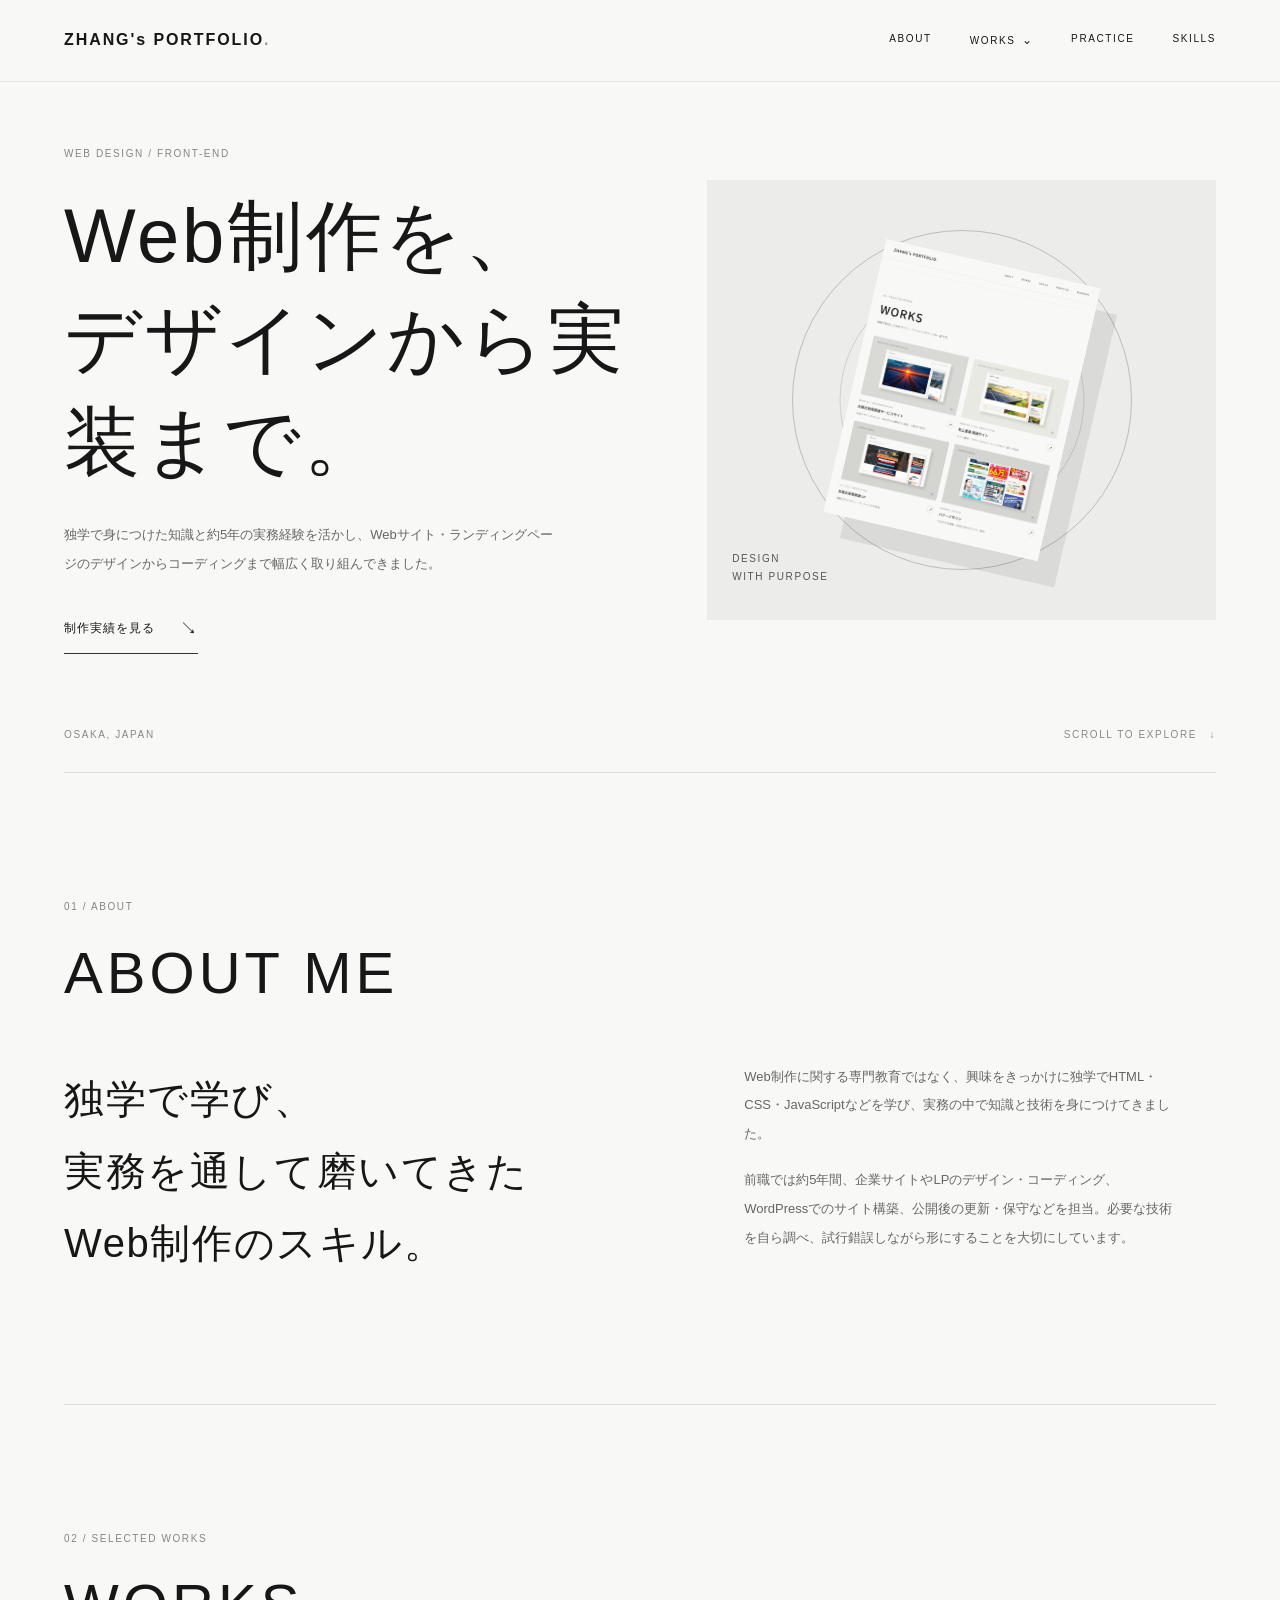
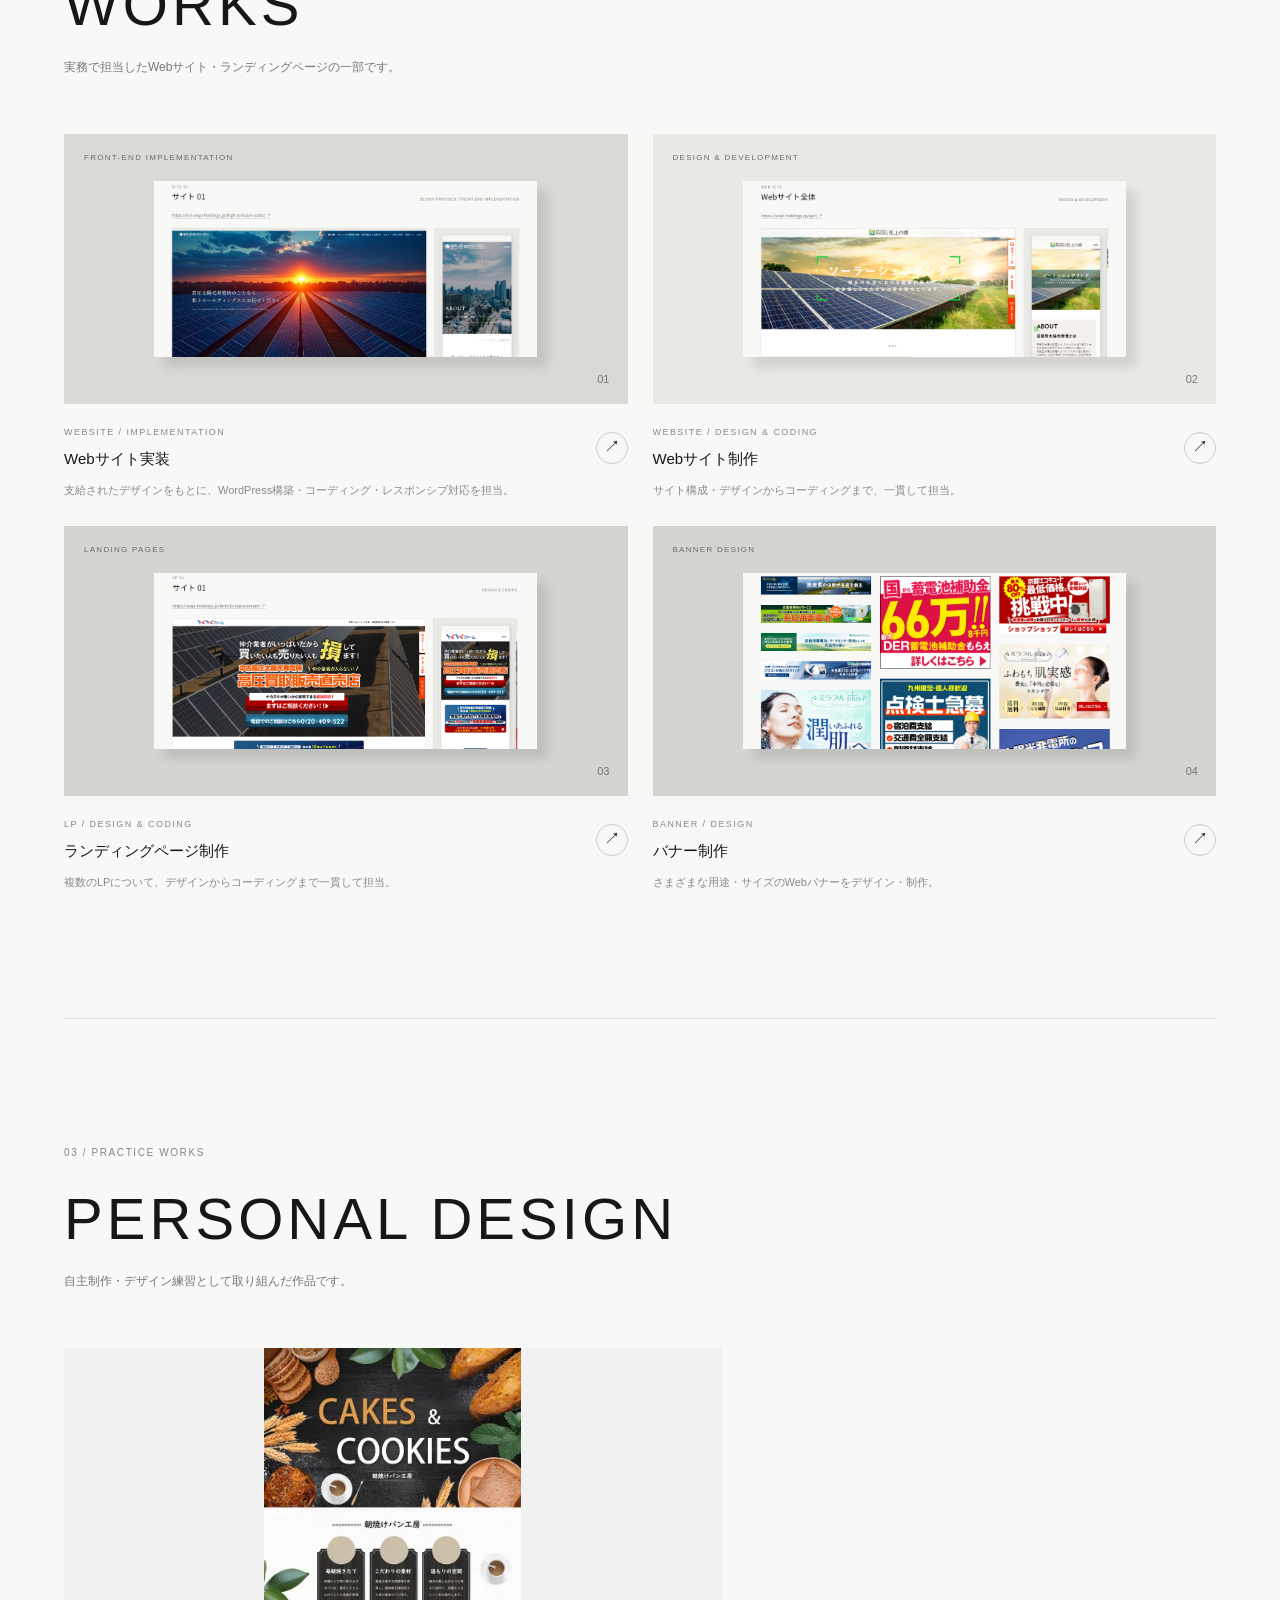
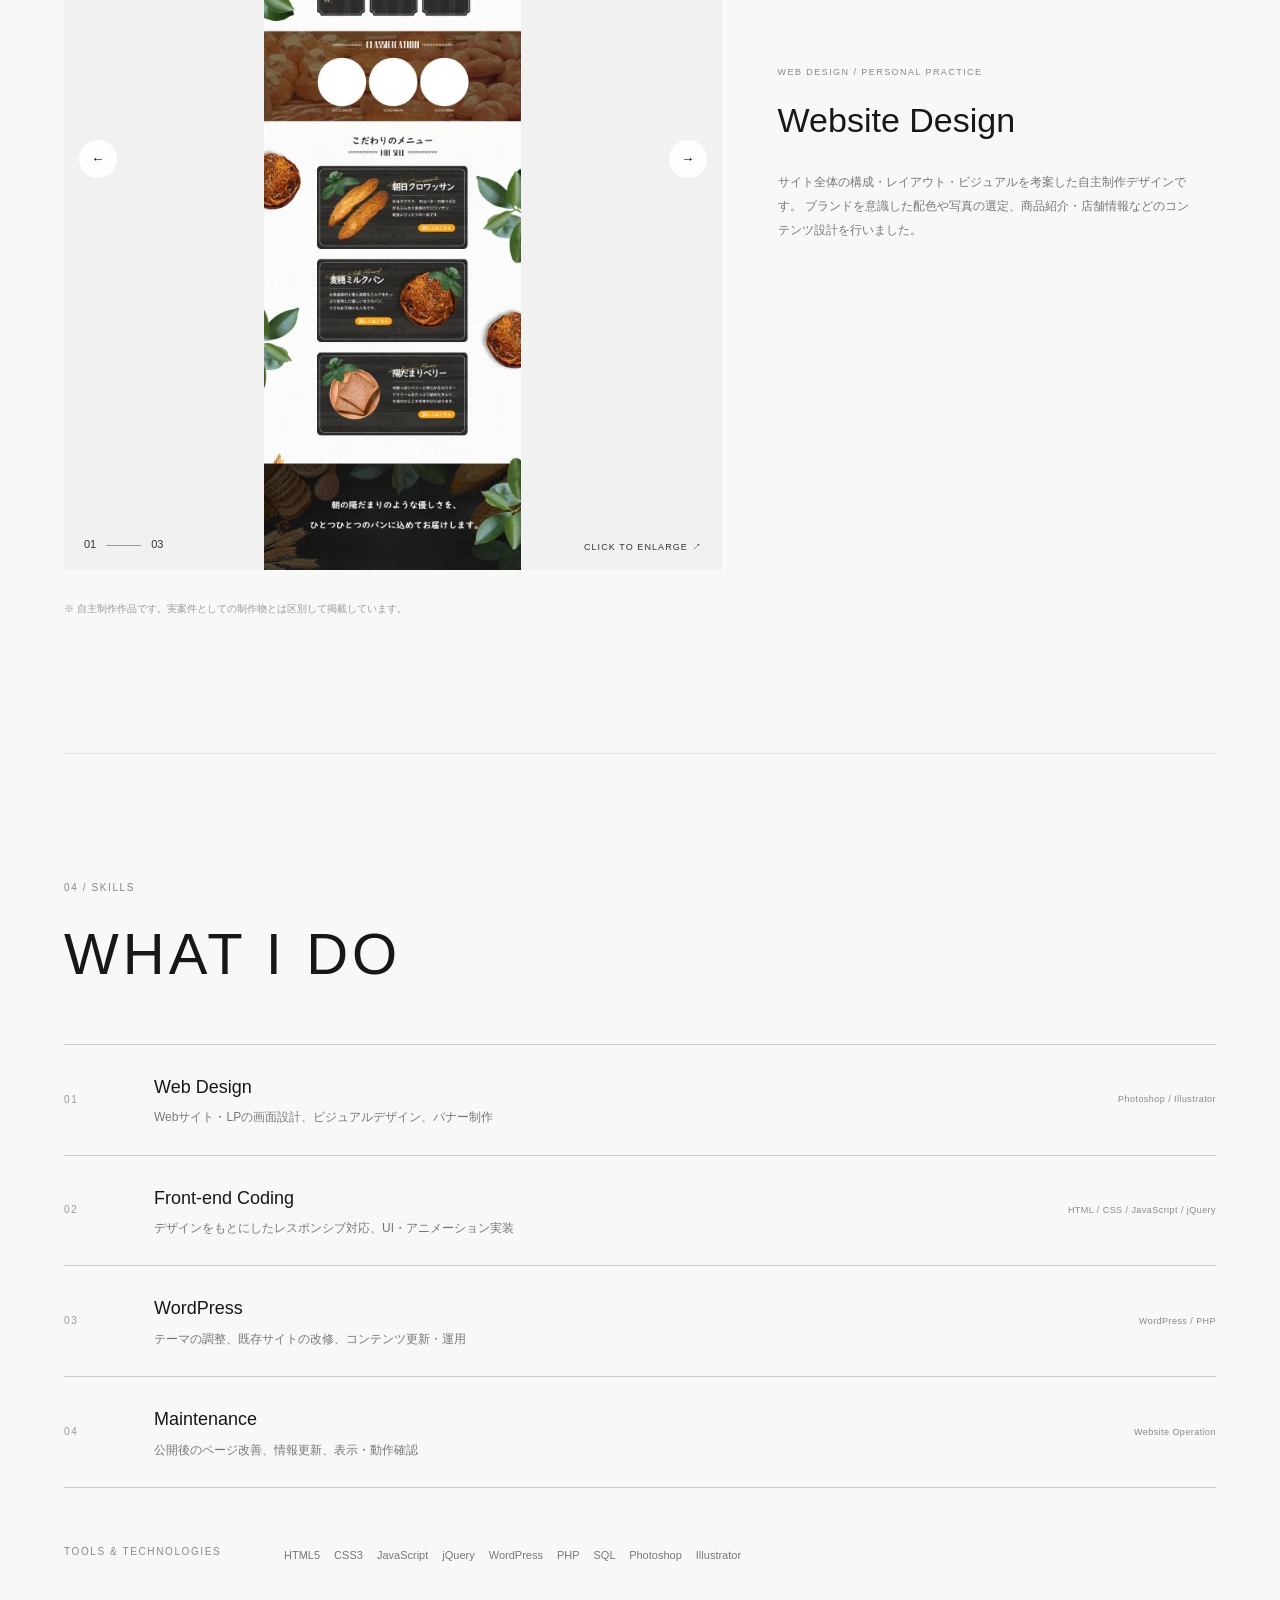
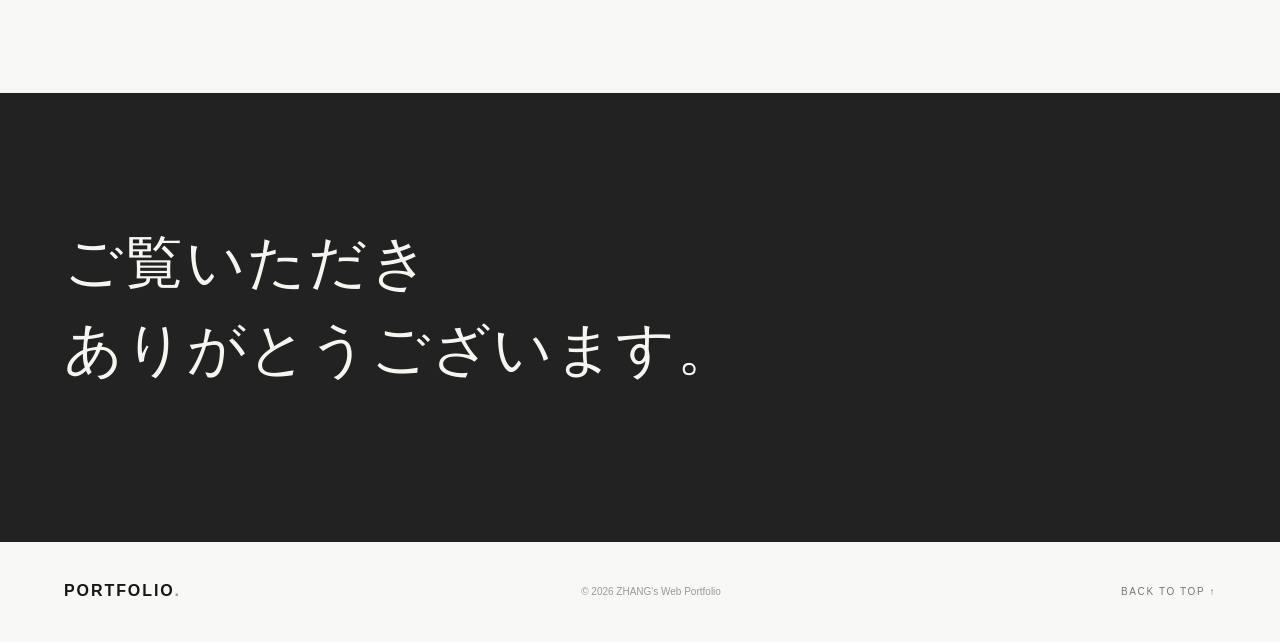
<file: index.html>
<!doctype html>
<html lang="ja">

<head>
  <meta charset="utf-8">
  <meta name="viewport" content="width=device-width, initial-scale=1">
  <meta name="description" content="Web Designer / Front-end Portfolio">
  <title>Portfolio | Zhang XY</title>
  <link rel="stylesheet" href="css/style.css">
  <script src="js/main.js" defer></script>
</head>

<body>
  <header class="site-header">
    <a class="logo" href="#top" aria-label="トップへ">ZHANG's PORTFOLIO<span>.</span></a>
    <button class="menu-toggle" aria-label="メニューを開く" aria-expanded="false">
      <span></span><span></span>
    </button>
    <nav class="global-nav" aria-label="メインナビゲーション">
      <a href="#about">ABOUT</a>
      <div class="nav-dropdown">
        <a href="#works" class="nav-dropdown-trigger">
          WORKS
          <span class="dropdown-arrow">⌄</span>
        </a>

        <div class="nav-dropdown-menu">
          <a href="works/wajo-services.html">Webサイト実装</a>
          <a href="works/wajo-agri.html">Webサイト制作</a>
          <a href="works/solar-lp.html">ランディングページ制作</a>
          <a href="works/banners.html">バナー制作</a>
        </div>
      </div>
      <a href="#practice">PRACTICE</a>
      <a href="#skills">SKILLS</a>
    </nav>
  </header>

  <main id="top">
    <section class="hero section-wrap">
      <div class="hero-copy reveal">
        <p class="eyebrow">WEB DESIGN / FRONT-END</p>
        <h1>Web制作を、<br>デザインから実装まで。</h1>
        <p class="hero-lead">独学で身につけた知識と約5年の実務経験を活かし、Webサイト・ランディングページのデザインからコーディングまで幅広く取り組んできました。</p>
        <a class="text-link" href="#works">制作実績を見る <span>↘</span></a>
      </div>
      <div class="hero-visual reveal" aria-label="グラフィック">
        <div class="visual-ring ring-one"></div>
        <div class="visual-ring ring-two"></div>
        <div class="visual-block">
          <img src="images/home/works0.png" alt="グラフィック">
        </div>
        <p class="visual-caption">DESIGN<br>WITH PURPOSE</p>
      </div>
      <div class="hero-bottom">
        <span>OSAKA, JAPAN</span>
        <span>SCROLL TO EXPLORE <i>↓</i></span>
      </div>
    </section>

    <section class="intro section-wrap section-space" id="about">
      <div class="section-heading reveal">
        <p class="eyebrow">01 / ABOUT</p>
        <h2>ABOUT ME</h2>
      </div>
      <div class="intro-content reveal">
        <p class="intro-statement">独学で学び、<br>実務を通して磨いてきた<br>Web制作のスキル。</p>
        <div class="intro-description">
          <p>Web制作に関する専門教育ではなく、興味をきっかけに独学でHTML・CSS・JavaScriptなどを学び、実務の中で知識と技術を身につけてきました。</p>
          <p>前職では約5年間、企業サイトやLPのデザイン・コーディング、WordPressでのサイト構築、公開後の更新・保守などを担当。必要な技術を自ら調べ、試行錯誤しながら形にすることを大切にしています。</p>
        </div>
      </div>
    </section>

    <section class="works section-wrap section-space" id="works">
      <div class="section-heading reveal">
        <p class="eyebrow">02 / SELECTED WORKS</p>
        <h2>WORKS</h2>
        <p class="section-note">実務で担当したWebサイト・ランディングページの一部です。</p>
      </div>
      <div class="work-grid">
        <a class="work-card reveal" href="works/wajo-services.html">
          <div class="work-thumb thumb-dark"><span class="thumb-label">FRONT-END IMPLEMENTATION</span>
            <div class="mock-browser">
              <img src="images/home/works1.png" alt="FRONT-END IMPLEMENTATION">
            </div><span class="thumb-number">01</span>
          </div>
          <div class="work-meta">
            <div>
              <p class="work-category">WEBSITE / IMPLEMENTATION</p>
              <h3>Webサイト実装</h3>
            </div><span class="arrow-circle">↗</span>
          </div>
          <p class="work-summary">支給されたデザインをもとに、WordPress構築・コーディング・レスポンシブ対応を担当。</p>
        </a>
        <a class="work-card reveal" href="works/wajo-agri.html">
          <div class="work-thumb thumb-light"><span class="thumb-label">DESIGN & DEVELOPMENT</span>
            <div class="mock-browser">
              <img src="images/home/works2.png" alt="DESIGN & DEVELOPMENT">
            </div><span class="thumb-number">02</span>
          </div>
          <div class="work-meta">
            <div>
              <p class="work-category">WEBSITE / DESIGN & CODING</p>
              <h3>Webサイト制作</h3>
            </div><span class="arrow-circle">↗</span>
          </div>
          <p class="work-summary">サイト構成・デザインからコーディングまで、一貫して担当。</p>
        </a>
        <a class="work-card reveal" href="works/solar-lp.html">
          <div class="work-thumb thumb-gray"><span class="thumb-label">LANDING PAGES</span>
            <div class="mock-browser">
              <img src="images/home/works3.png" alt="LANDING PAGES">
            </div><span class="thumb-number">03</span>
          </div>
          <div class="work-meta">
            <div>
              <p class="work-category">LP / DESIGN & CODING</p>
              <h3>ランディングページ制作</h3>
            </div><span class="arrow-circle">↗</span>
          </div>
          <p class="work-summary">複数のLPについて、デザインからコーディングまで一貫して担当。</p>
        </a>
        <a class="work-card reveal" href="works/banners.html">
          <div class="work-thumb thumb-gray banner-thumb">
            <span class="thumb-label">BANNER DESIGN</span>
            <div class="mock-browser">
              <img src="images/home/works4.png" alt="BANNER DESIGN">
            </div>
            <span class="thumb-number">04</span>
          </div>
          <div class="work-meta">
            <div>
              <p class="work-category">BANNER / DESIGN</p>
              <h3>バナー制作</h3>
            </div>
            <span class="arrow-circle">↗</span>
          </div>
          <p class="work-summary">さまざまな用途・サイズのWebバナーをデザイン・制作。</p>
        </a>

      </div>
    </section>

    <section class="practice section-wrap section-space" id="practice">
      <div class="section-heading reveal">
        <p class="eyebrow">03 / PRACTICE WORKS</p>
        <h2>PERSONAL DESIGN</h2>
        <p class="section-note">自主制作・デザイン練習として取り組んだ作品です。</p>
      </div>
      <article class="practice-card reveal">

        <div class="practice-slider" data-slider2>

          <div class="practice-slides">
            <a class="practice-slide active" href="images/practice/design1.webp" data-lightbox>
              <img src="images/practice/design1.webp" alt="デザイン1">
            </a>

            <a class="practice-slide" href="images/practice/design2.webp" data-lightbox>
              <img src="images/practice/design2.webp" alt="デザイン2">
            </a>

            <a class="practice-slide" href="images/practice/design3.webp" data-lightbox>
              <img src="images/practice/design3.webp" alt="デザイン3">
            </a>
          </div>

          <button class="practice-arrow practice-prev" type="button" aria-label="前の画像">←</button>

          <button class="practice-arrow practice-next" type="button" aria-label="次の画像">→</button>

          <div class="practice-pagination">
            <span class="current">01</span>
            <span class="pagination-line"></span>
            <span class="total">03</span>
          </div>

          <span class="practice-zoom">CLICK TO ENLARGE ↗</span>
        </div>

        <div class="practice-copy">
          <p class="work-category">WEB DESIGN / PERSONAL PRACTICE</p>

          <h3>Website Design</h3>

          <p class="practice-description">
            サイト全体の構成・レイアウト・ビジュアルを考案した自主制作デザインです。
            ブランドを意識した配色や写真の選定、商品紹介・店舗情報などのコンテンツ設計を行いました。
          </p>

        </div>

      </article>
      <p class="works-footnote">※ 自主制作作品です。実案件としての制作物とは区別して掲載しています。</p>
    </section>

    <section class="skills section-wrap section-space" id="skills">
      <div class="section-heading reveal">
        <p class="eyebrow">04 / SKILLS</p>
        <h2>WHAT I DO</h2>
      </div>
      <div class="skill-list">
        <article class="skill-row reveal"><span class="skill-no">01</span>
          <div>
            <h3>Web Design</h3>
            <p>Webサイト・LPの画面設計、ビジュアルデザイン、バナー制作</p>
          </div><span class="skill-tools">Photoshop / Illustrator</span>
        </article>
        <article class="skill-row reveal"><span class="skill-no">02</span>
          <div>
            <h3>Front-end Coding</h3>
            <p>デザインをもとにしたレスポンシブ対応、UI・アニメーション実装</p>
          </div><span class="skill-tools">HTML / CSS / JavaScript / jQuery</span>
        </article>
        <article class="skill-row reveal"><span class="skill-no">03</span>
          <div>
            <h3>WordPress</h3>
            <p>テーマの調整、既存サイトの改修、コンテンツ更新・運用</p>
          </div><span class="skill-tools">WordPress / PHP</span>
        </article>
        <article class="skill-row reveal"><span class="skill-no">04</span>
          <div>
            <h3>Maintenance</h3>
            <p>公開後のページ改善、情報更新、表示・動作確認</p>
          </div><span class="skill-tools">Website Operation</span>
        </article>
      </div>
      <div class="tools-strip reveal"><span>TOOLS & TECHNOLOGIES</span>
        <p>HTML5　 CSS3　 JavaScript　 jQuery　 WordPress　 PHP　 SQL　 Photoshop　 Illustrator</p>
      </div>
    </section>

    <section class="contact section-wrap section-space" id="contact">
      <div class="contact-inner reveal">
        <h2>ご覧いただき<br>ありがとうございます。</h2>
      </div>
    </section>
  </main>

  <footer class="site-footer section-wrap">
    <a class="logo" href="#top">PORTFOLIO<span>.</span></a>
    <p>© <span id="year"></span> ZHANG's Web Portfolio</p>
    <a href="#top" class="back-top">BACK TO TOP ↑</a>
  </footer>
</body>

</html>
</file>
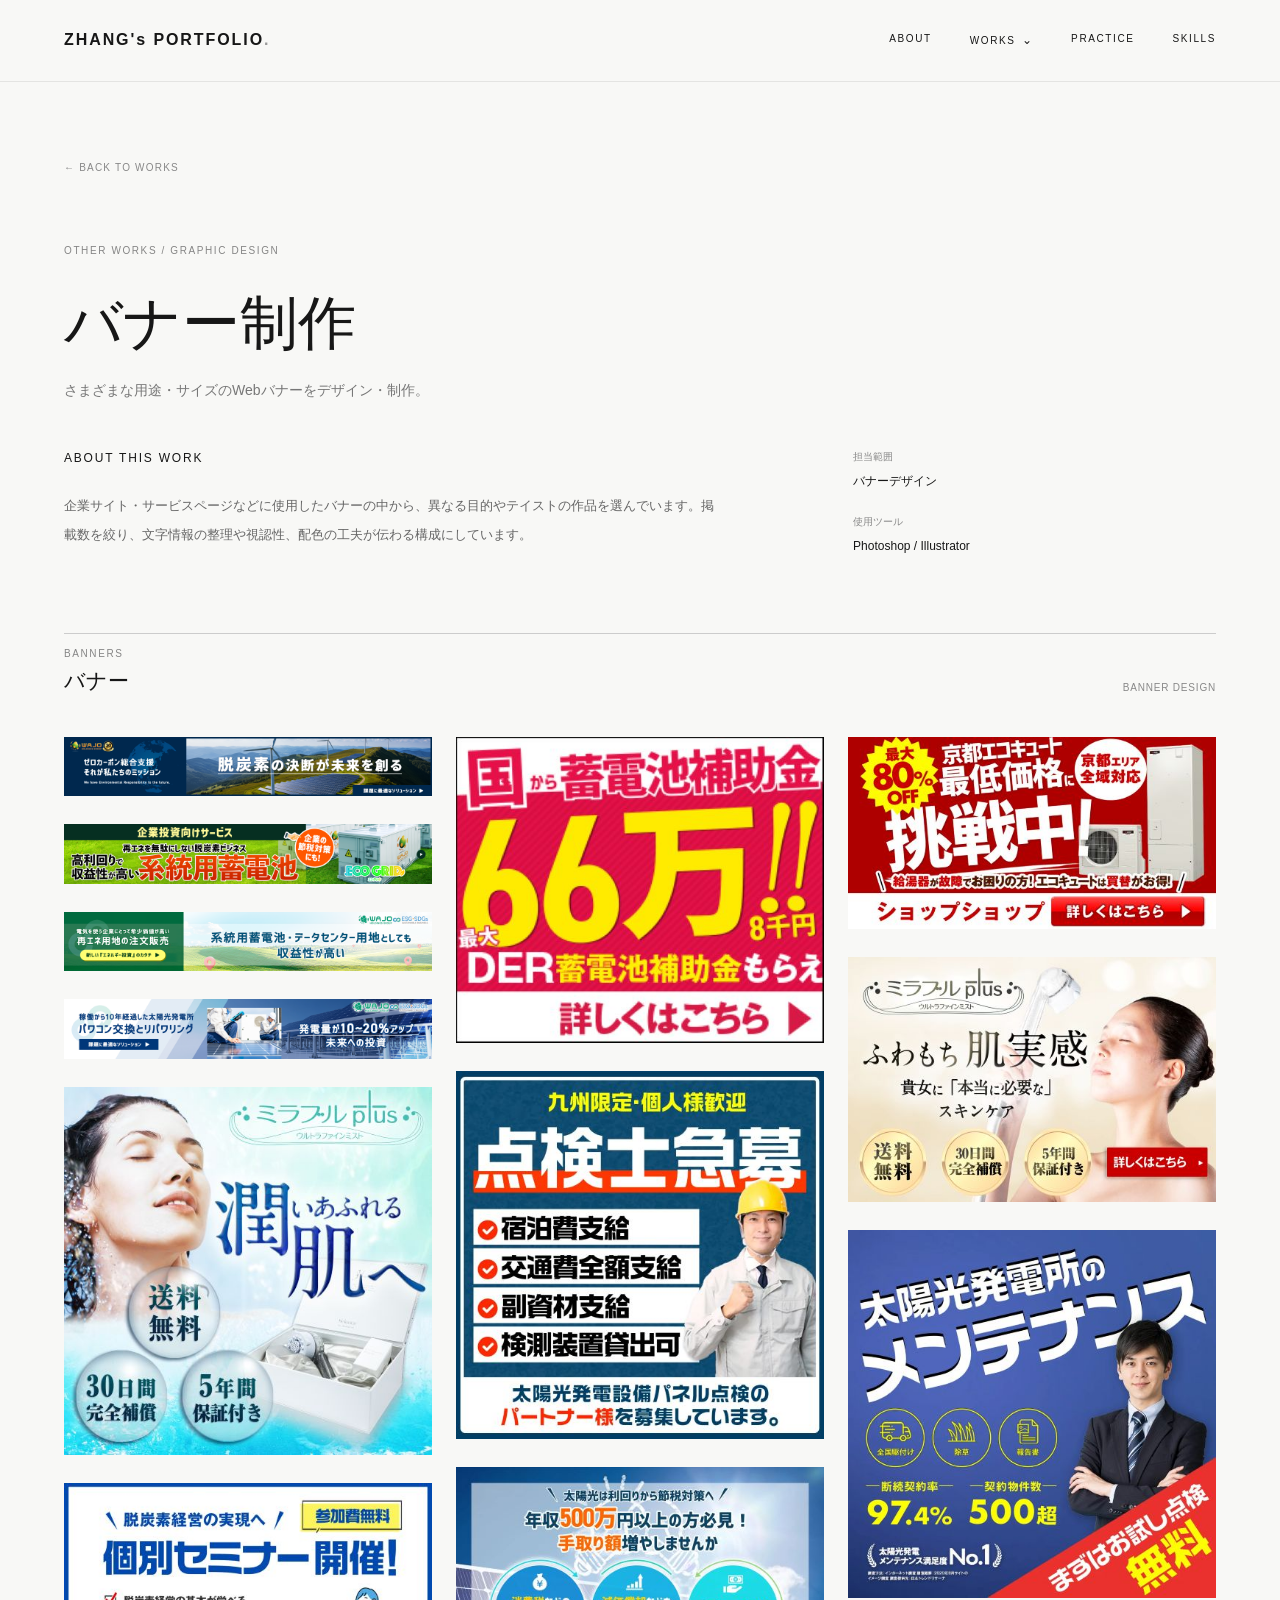
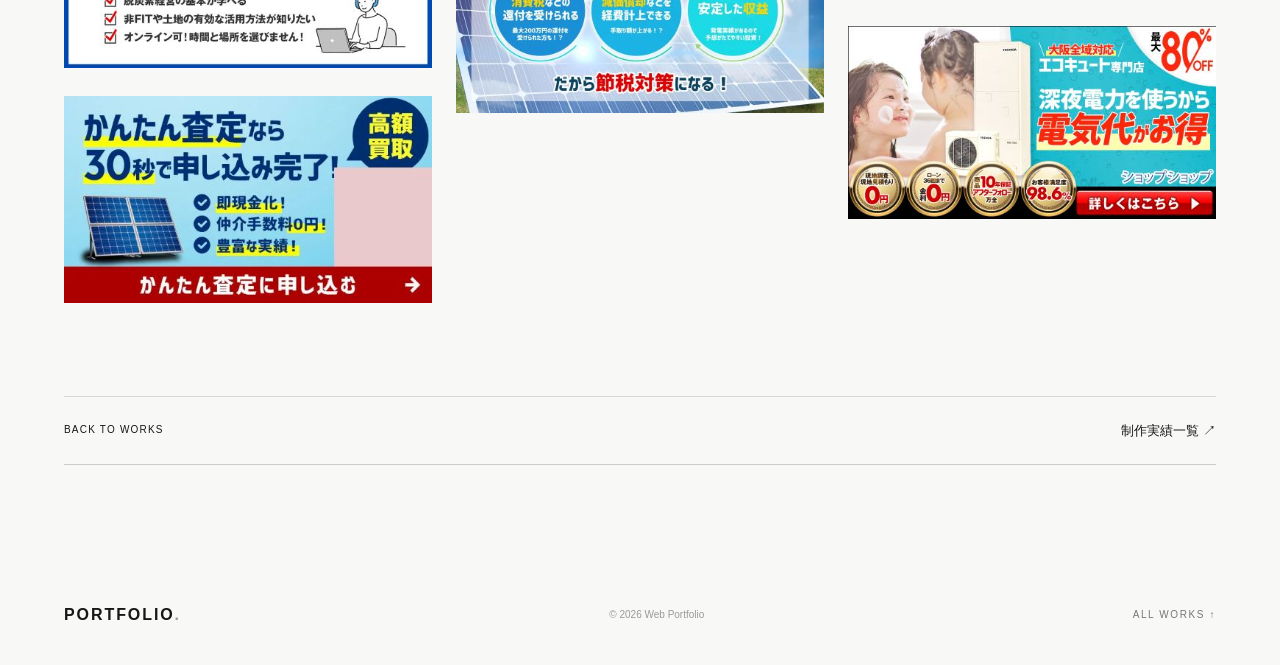
<file: works/banners.html>
<!doctype html>
<html lang="ja">

<head>
  <meta charset="utf-8">
  <meta name="viewport" content="width=device-width, initial-scale=1">
  <title>バナー制作 | Portfolio</title>
  <link rel="stylesheet" href="../css/style.css">
  <link rel="stylesheet" href="../css/project.css">
  <script src="../js/main.js" defer></script>
</head>

<body>
  <header class="site-header"><a class="logo" href="../">ZHANG's PORTFOLIO<span>.</span></a><button
      class="menu-toggle" aria-label="メニューを開く" aria-expanded="false"><span></span><span></span></button>
    <nav class="global-nav" aria-label="メインナビゲーション"><a href="../#about">ABOUT</a>
      <div class="nav-dropdown">
        <a href="../#works" class="nav-dropdown-trigger">
          WORKS
          <span class="dropdown-arrow">⌄</span>
        </a>

        <div class="nav-dropdown-menu">
          <a href="./wajo-services.html">Webサイト実装</a>
          <a href="./wajo-agri.html">Webサイト制作</a>
          <a href="./solar-lp.html">ランディングページ制作</a>
          <a href="./banners.html">バナー制作</a>
        </div>
      </div>
      <a href="../#practice">PRACTICE</a><a href="../#skills">SKILLS</a>
    </nav>
  </header>
  <main class="project-page section-wrap"><a class="back-link" href="../#works">← BACK TO WORKS</a>
    <p class="eyebrow">OTHER WORKS / GRAPHIC DESIGN</p>
    <h1>バナー制作</h1>
    <p class="project-lead">さまざまな用途・サイズのWebバナーをデザイン・制作。</p>
    <div class="project-info">
      <section>
        <h2>ABOUT THIS WORK</h2>
        <p>企業サイト・サービスページなどに使用したバナーの中から、異なる目的やテイストの作品を選んでいます。掲載数を絞り、文字情報の整理や視認性、配色の工夫が伝わる構成にしています。</p>
      </section>
      <aside>
        <dl>
          <dt>担当範囲</dt>
          <dd>バナーデザイン</dd>
          <dt>使用ツール</dt>
          <dd>Photoshop / Illustrator</dd>
        </dl>
      </aside>
    </div>
    <section class="project-section">
      <div class="project-section-head">
        <h2><span class="eyebrow">BANNERS</span><br>バナー</h2>
        <p>BANNER DESIGN</p>
      </div>

      <div class="banner-gallery">

        <figure class="banner-item">
          <a href="../images/banners/banner1.png" target="_blank" rel="noopener">
            <img src="../images/banners/banner1.png" alt="バナー作品 01">
          </a>
        </figure>

        <figure class="banner-item">
          <a href="../images/banners/banner2.png" target="_blank" rel="noopener">
            <img src="../images/banners/banner2.png" alt="バナー作品 02">
          </a>
        </figure>

        <figure class="banner-item">
          <a href="../images/banners/banner3.png" target="_blank" rel="noopener">
            <img src="../images/banners/banner3.png" alt="バナー作品 03">
          </a>
        </figure>

        <figure class="banner-item">
          <a href="../images/banners/banner4.png" target="_blank" rel="noopener">
            <img src="../images/banners/banner4.png" alt="バナー作品 04">
          </a>
        </figure>

        <!-- <figure class="banner-item">
      <a href="../images/banners/banner5.jpg" target="_blank" rel="noopener">
        <img src="../images/banners/banner5.jpg" alt="バナー作品 05">
      </a>
    </figure>

    <figure class="banner-item">
      <a href="../images/banners/banner6.jpg" target="_blank" rel="noopener">
        <img src="../images/banners/banner6.jpg" alt="バナー作品 06">
      </a>
    </figure> -->

        <figure class="banner-item">
          <a href="../images/banners/banner7.jpg" target="_blank" rel="noopener">
            <img src="../images/banners/banner7.jpg" alt="バナー作品 07">
          </a>
        </figure>

        <figure class="banner-item">
          <a href="../images/banners/banner8.jpg" target="_blank" rel="noopener">
            <img src="../images/banners/banner8.jpg" alt="バナー作品 08">
          </a>
        </figure>

        <figure class="banner-item">
          <a href="../images/banners/banner9.jpg" target="_blank" rel="noopener">
            <img src="../images/banners/banner9.jpg" alt="バナー作品 09">
          </a>
        </figure>

        <figure class="banner-item">
          <a href="../images/banners/banner10.jpg" target="_blank" rel="noopener">
            <img src="../images/banners/banner10.jpg" alt="バナー作品 10">
          </a>
        </figure>

        <figure class="banner-item">
          <a href="../images/banners/banner11.jpg" target="_blank" rel="noopener">
            <img src="../images/banners/banner11.jpg" alt="バナー作品 11">
          </a>
        </figure>

        <figure class="banner-item">
          <a href="../images/banners/banner12.jpg" target="_blank" rel="noopener">
            <img src="../images/banners/banner12.jpg" alt="バナー作品 12">
          </a>
        </figure>

        <figure class="banner-item">
          <a href="../images/banners/banner13.jpg" target="_blank" rel="noopener">
            <img src="../images/banners/banner13.jpg" alt="バナー作品 13">
          </a>
        </figure>

        <figure class="banner-item">
          <a href="../images/banners/banner14.jpg" target="_blank" rel="noopener">
            <img src="../images/banners/banner14.jpg" alt="バナー作品 14">
          </a>
        </figure>

        <figure class="banner-item">
          <a href="../images/banners/banner15.jpg" target="_blank" rel="noopener">
            <img src="../images/banners/banner15.jpg" alt="バナー作品 15">
          </a>
        </figure>

        <figure class="banner-item">
          <a href="../images/banners/banner16.jpg" target="_blank" rel="noopener">
            <img src="../images/banners/banner16.jpg" alt="バナー作品 16">
          </a>
        </figure>

      </div>
    </section>
    <a class="next-project" href="../#works">BACK TO WORKS <span>制作実績一覧 ↗</span></a>
  </main>
  <footer class="site-footer section-wrap"><a class="logo" href="../">PORTFOLIO<span>.</span></a>
    <p>© <span id="year"></span> Web Portfolio</p><a href="../#works" class="back-top">ALL WORKS ↑</a>
  </footer>
</body>

</html>
</file>
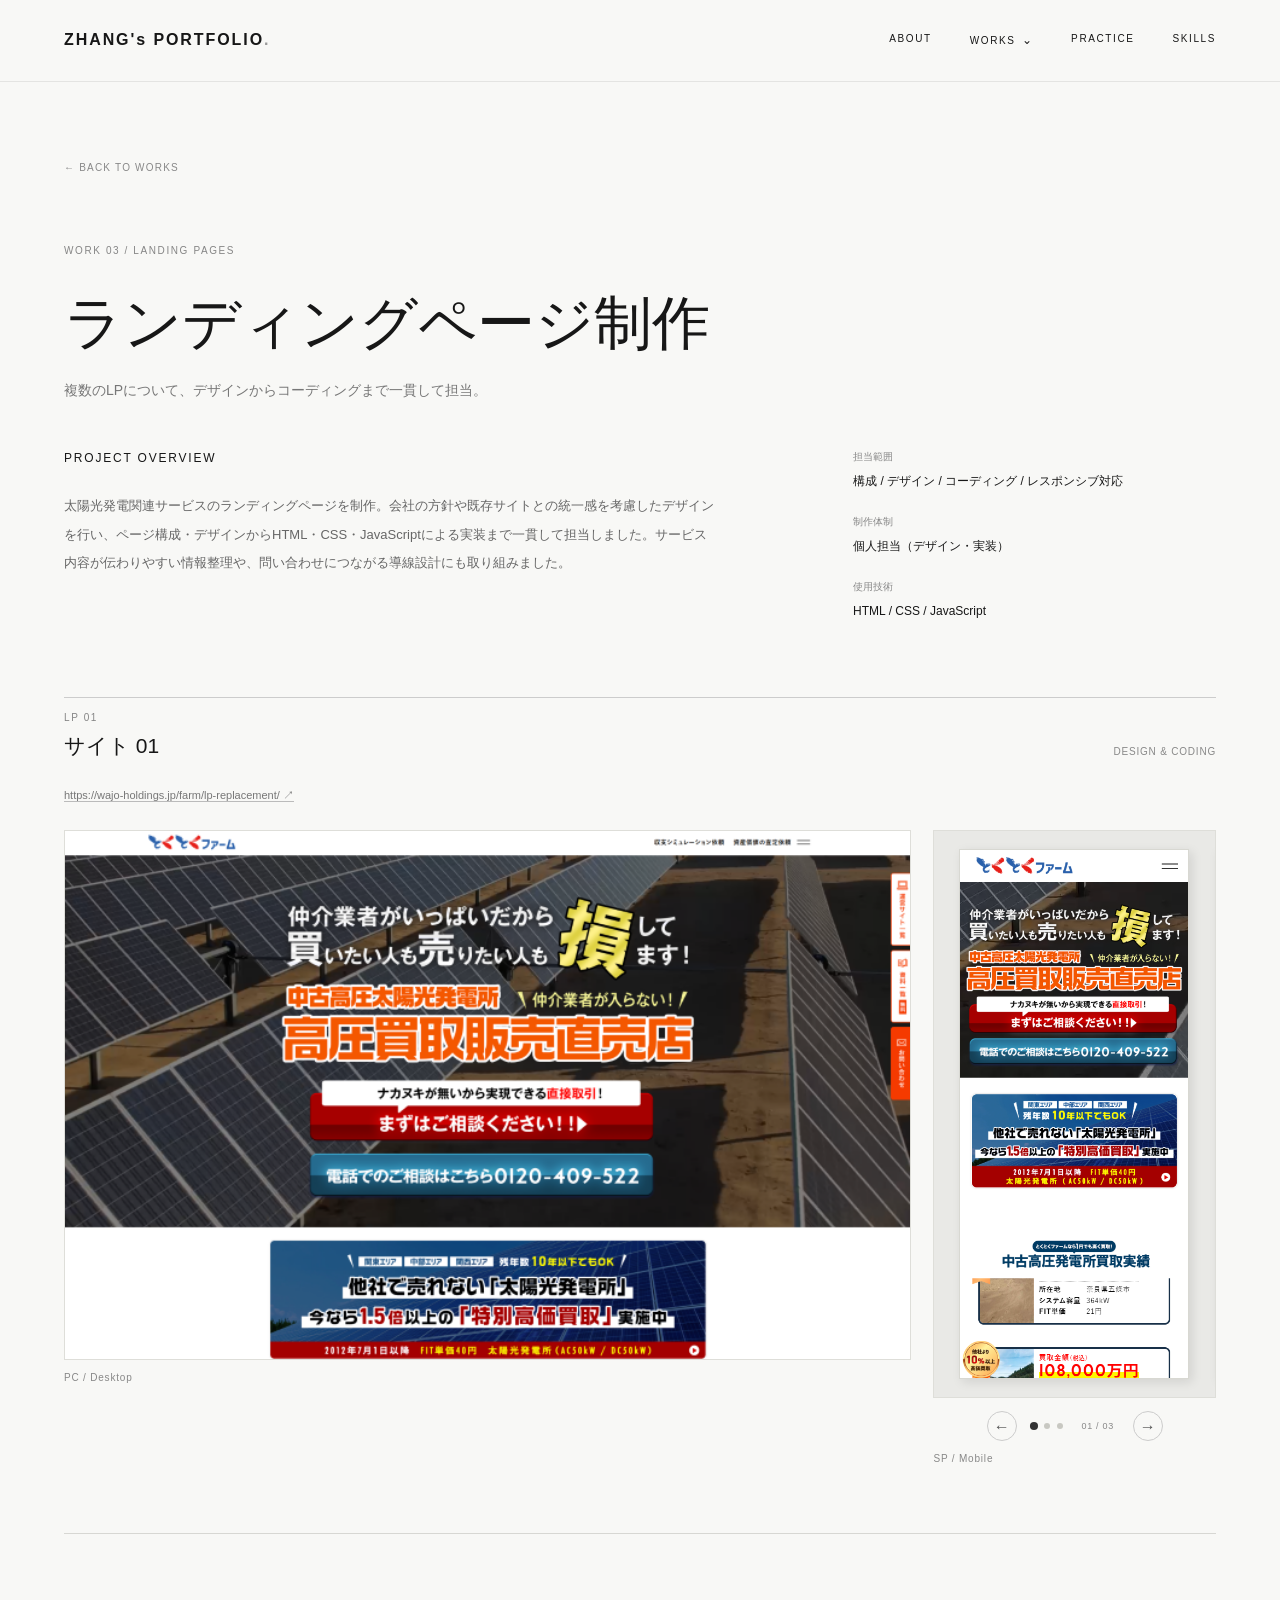
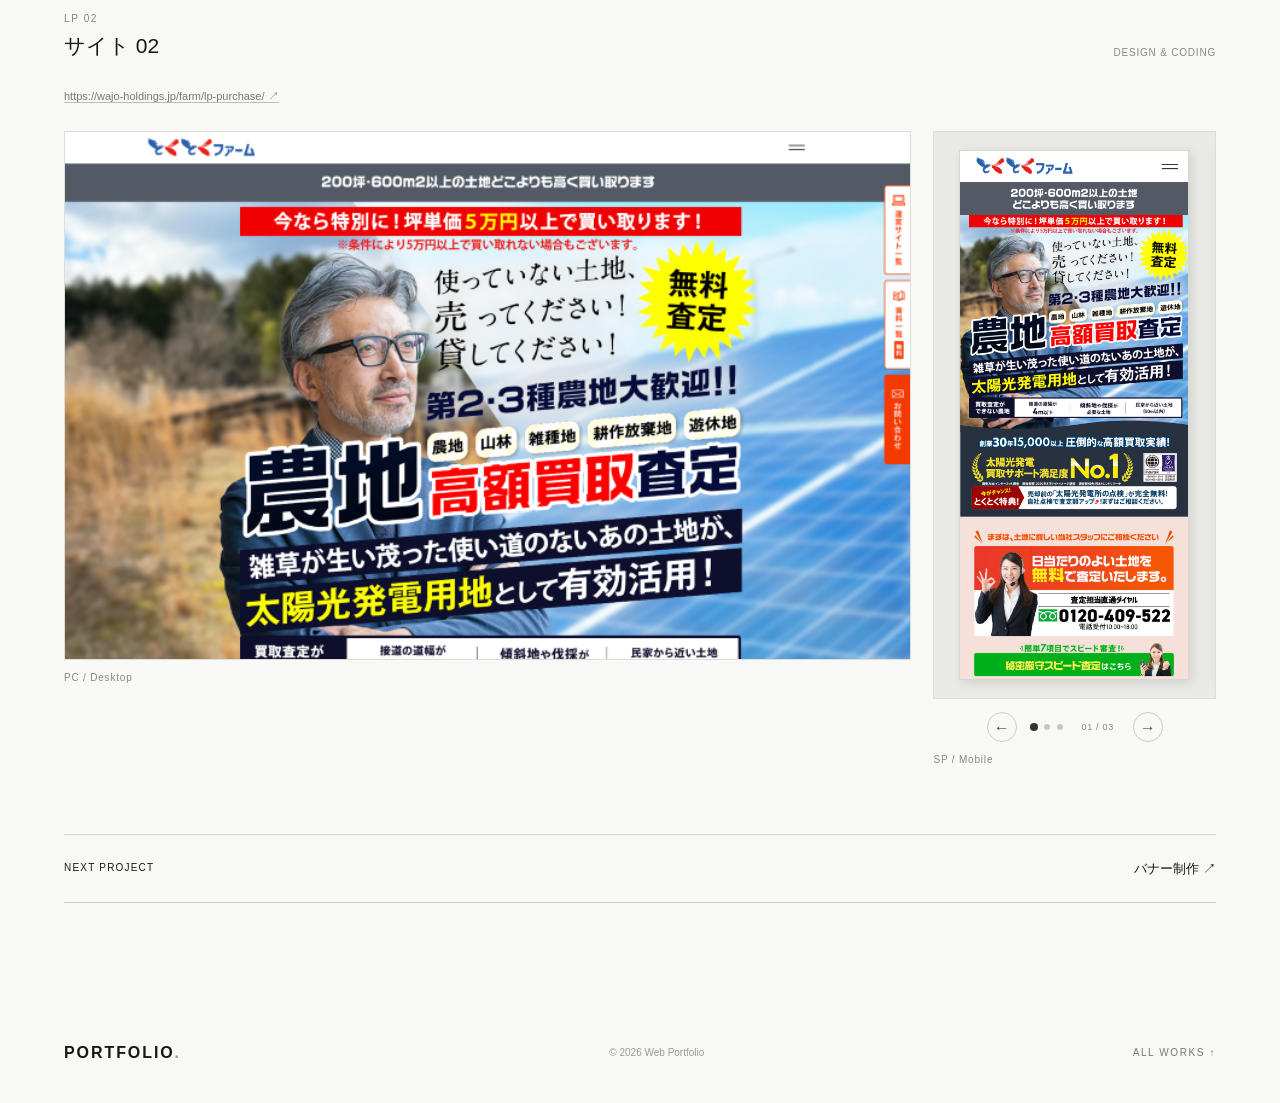
<file: works/solar-lp.html>
<!doctype html>
<html lang="ja">

<head>
  <meta charset="utf-8">
  <meta name="viewport" content="width=device-width, initial-scale=1">
  <title>ランディングページ制作 | Portfolio</title>
  <link rel="stylesheet" href="../css/style.css">
  <link rel="stylesheet" href="../css/project.css">
  <script src="../js/main.js" defer></script>
</head>

<body>
  <header class="site-header"><a class="logo" href="../">ZHANG's PORTFOLIO<span>.</span></a><button
      class="menu-toggle" aria-label="メニューを開く" aria-expanded="false"><span></span><span></span></button>
    <nav class="global-nav" aria-label="メインナビゲーション"><a href="../#about">ABOUT</a>
      <div class="nav-dropdown">
        <a href="../#works" class="nav-dropdown-trigger">
          WORKS
          <span class="dropdown-arrow">⌄</span>
        </a>

        <div class="nav-dropdown-menu">
          <a href="./wajo-services.html">Webサイト実装</a>
          <a href="./wajo-agri.html">Webサイト制作</a>
          <a href="./solar-lp.html">ランディングページ制作</a>
          <a href="./banners.html">バナー制作</a>
        </div>
      </div>
      <a href="../#practice">PRACTICE</a><a href="../#skills">SKILLS</a>
    </nav>
  </header>
  <main class="project-page section-wrap"><a class="back-link" href="../#works">← BACK TO WORKS</a>
    <p class="eyebrow">WORK 03 / LANDING PAGES</p>
    <h1>ランディングページ制作</h1>
    <p class="project-lead">複数のLPについて、デザインからコーディングまで一貫して担当。</p>
    <div class="project-info">
      <section>
        <h2>PROJECT OVERVIEW</h2>
        <p>
          太陽光発電関連サービスのランディングページを制作。会社の方針や既存サイトとの統一感を考慮したデザインを行い、ページ構成・デザインからHTML・CSS・JavaScriptによる実装まで一貫して担当しました。サービス内容が伝わりやすい情報整理や、問い合わせにつながる導線設計にも取り組みました。
        </p>
      </section>
      <aside>
        <dl>
          <dt>担当範囲</dt>
          <dd>構成 / デザイン / コーディング / レスポンシブ対応</dd>
          <dt>制作体制</dt>
          <dd>個人担当（デザイン・実装）</dd>
          <dt>使用技術</dt>
          <dd>HTML / CSS / JavaScript</dd>
        </dl>
      </aside>
    </div>
    <section class="project-section">
      <div class="project-section-head">
        <h2><span class="eyebrow">LP 01</span><br>サイト 01</h2>
        <p>DESIGN & CODING</p>
      </div>
      <p class="project-url"><a href="https://wajo-holdings.jp/farm/lp-replacement/" target="_blank"
          rel="noopener">https://wajo-holdings.jp/farm/lp-replacement/ ↗</a></p>
      <div class="screenshot-pair">
        <figure class="screenshot-slot">
          <div class="screenshot-frame desktop">
            <img src="../images/works/lp-replacement-pc.png" alt="太陽光発電関連 LP 01のPC表示スクリーンショット">
          </div>
          <figcaption>PC / Desktop</figcaption>
        </figure>
        <figure class="screenshot-slot">
          <div class="sp-slider" data-slider aria-label="スマートフォン表示のスクリーンショット">
            <div class="sp-slider-window">
              <div class="sp-slider-track" data-track>
                <div class="sp-slide" data-slide>
                  <div class="sp-image-frame">
                    <img src="../images/works/lp-replacement-sp1.png" alt="太陽光発電関連 LP 01のスマートフォン表示スクリーンショット 01">
                  </div>
                </div>
                <div class="sp-slide" data-slide>
                  <div class="sp-image-frame">
                    <img src="../images/works/lp-replacement-sp2.png" alt="太陽光発電関連 LP 01のスマートフォン表示スクリーンショット 02">

                  </div>
                </div>
                <div class="sp-slide" data-slide>
                  <div class="sp-image-frame">
                    <img src="../images/works/lp-replacement-sp3.png" alt="太陽光発電関連 LP 01のスマートフォン表示スクリーンショット 03">

                  </div>
                </div>
              </div>
            </div>
            <div class="sp-slider-controls">
              <button class="sp-arrow" type="button" data-prev aria-label="前の画像">←</button>
              <div class="sp-dots" data-dots aria-label="画像を選択"></div>
              <span class="sp-count" data-count>01 / 03</span>
              <button class="sp-arrow" type="button" data-next aria-label="次の画像">→</button>
            </div>
          </div>
          <figcaption>SP / Mobile</figcaption>
        </figure>
      </div>
    </section>
    <section class="project-section">
      <div class="project-section-head">
        <h2><span class="eyebrow">LP 02</span><br>サイト 02</h2>
        <p>DESIGN & CODING</p>
      </div>
      <p class="project-url"><a href="https://wajo-holdings.jp/farm/lp-purchase/" target="_blank"
          rel="noopener">https://wajo-holdings.jp/farm/lp-purchase/ ↗</a></p>
      <div class="screenshot-pair">
        <figure class="screenshot-slot">
          <div class="screenshot-frame desktop">
            <img src="../images/works/lp-purchase-pc.png" alt="太陽光発電関連 LP 02のPC表示スクリーンショット">
          </div>
          <figcaption>PC / Desktop</figcaption>
        </figure>
        <figure class="screenshot-slot">
          <div class="sp-slider" data-slider aria-label="スマートフォン表示のスクリーンショット">
            <div class="sp-slider-window">
              <div class="sp-slider-track" data-track>
                <div class="sp-slide" data-slide>
                  <div class="sp-image-frame">
                    <img src="../images/works/lp-purchase-sp1.png" alt="太陽光発電関連 LP 02のスマートフォン表示スクリーンショット 01">

                  </div>
                </div>
                <div class="sp-slide" data-slide>
                  <div class="sp-image-frame">
                    <img src="../images/works/lp-purchase-sp2.png" alt="太陽光発電関連 LP 02のスマートフォン表示スクリーンショット 02">

                  </div>
                </div>
                <div class="sp-slide" data-slide>
                  <div class="sp-image-frame">
                    <img src="../images/works/lp-purchase-sp3.png" alt="太陽光発電関連 LP 02のスマートフォン表示スクリーンショット 03">

                  </div>
                </div>
              </div>
            </div>
            <div class="sp-slider-controls">
              <button class="sp-arrow" type="button" data-prev aria-label="前の画像">←</button>
              <div class="sp-dots" data-dots aria-label="画像を選択"></div>
              <span class="sp-count" data-count>01 / 03</span>
              <button class="sp-arrow" type="button" data-next aria-label="次の画像">→</button>
            </div>
          </div>
          <figcaption>SP / Mobile</figcaption>
        </figure>
      </div>
    </section>
    <a class="next-project" href="banners.html">NEXT PROJECT <span>バナー制作 ↗</span></a>
  </main>
  <footer class="site-footer section-wrap"><a class="logo" href="../">PORTFOLIO<span>.</span></a>
    <p>© <span id="year"></span> Web Portfolio</p><a href="../#works" class="back-top">ALL WORKS ↑</a>
  </footer>
</body>

</html>
</file>
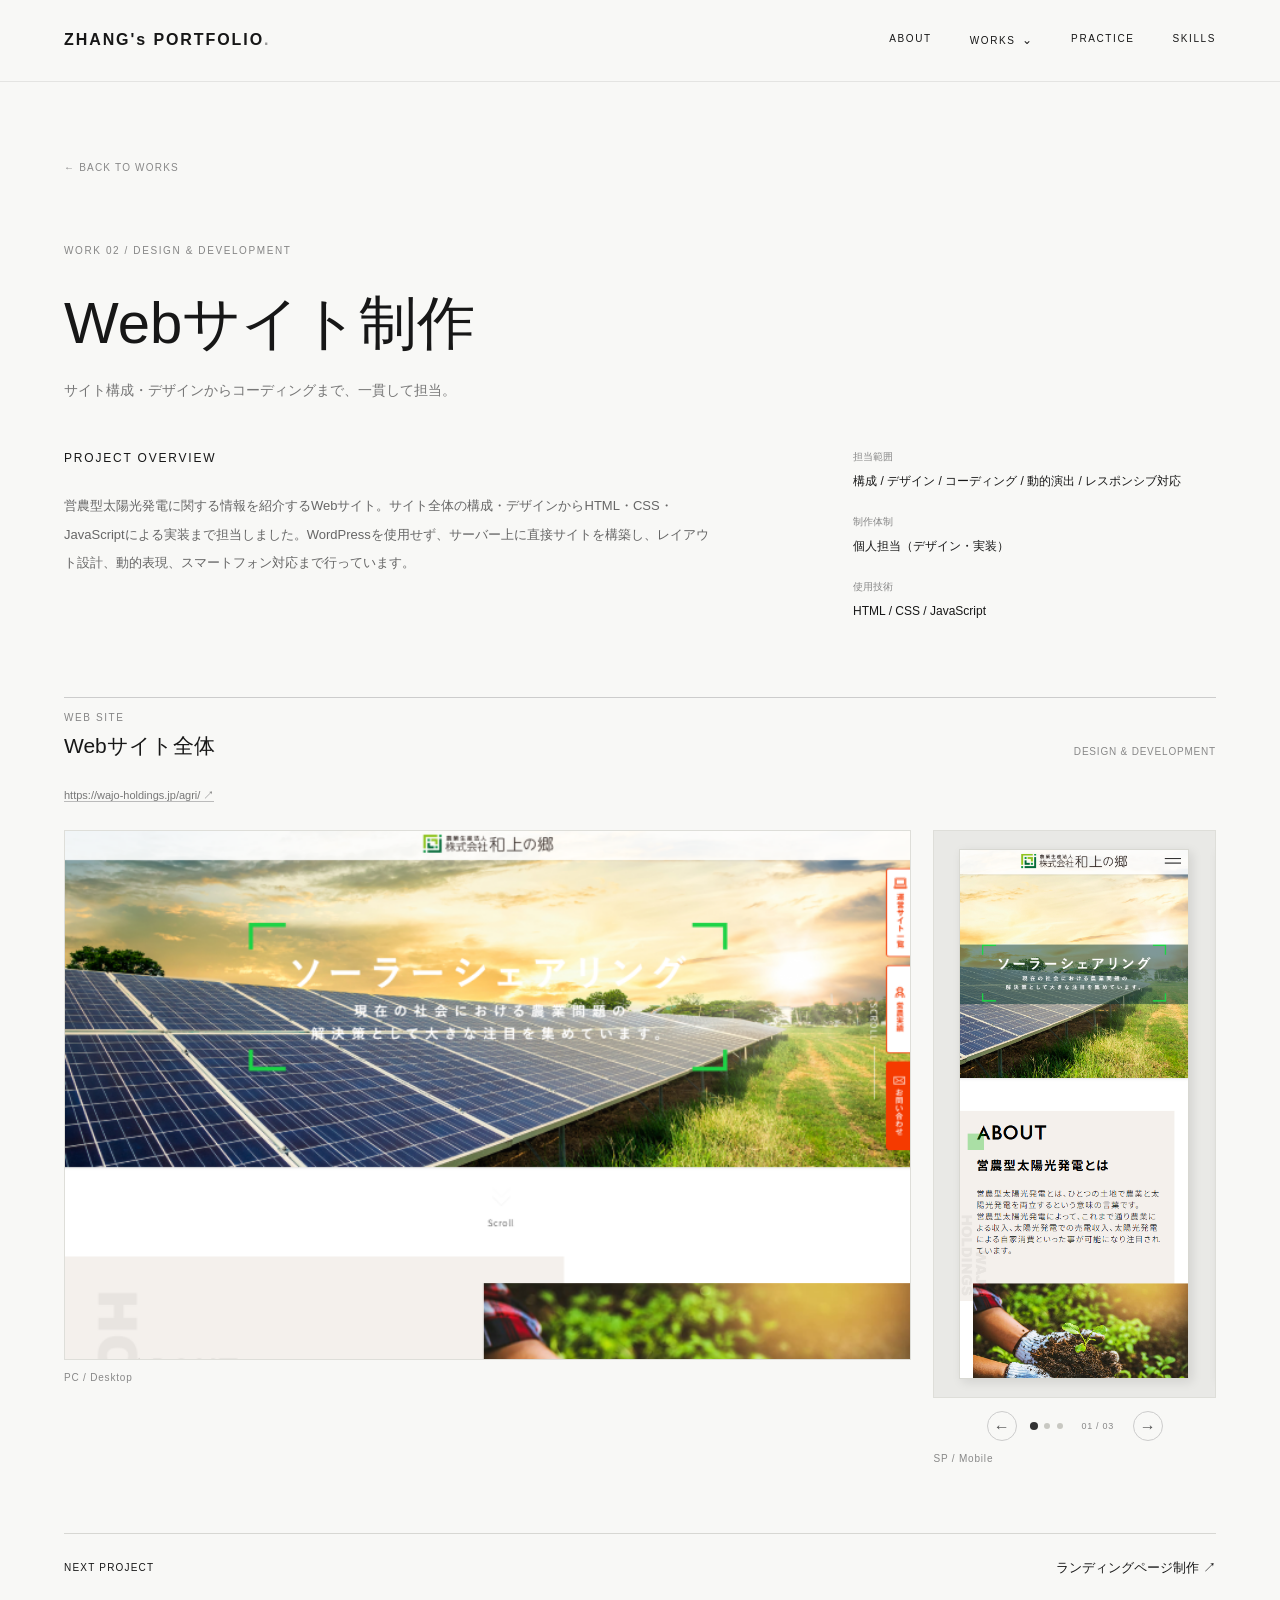
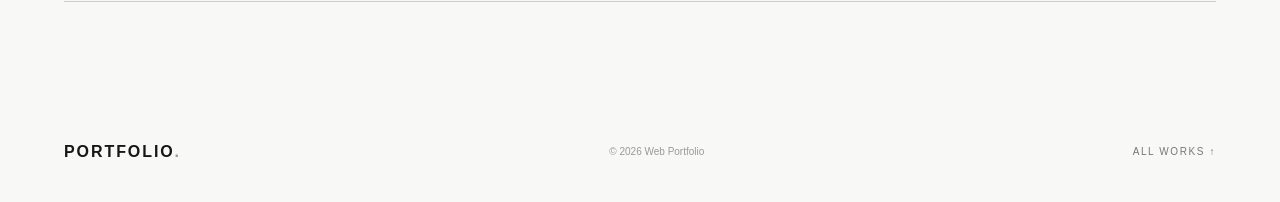
<file: works/wajo-agri.html>
<!doctype html>
<html lang="ja">

<head>
  <meta charset="utf-8">
  <meta name="viewport" content="width=device-width, initial-scale=1">
  <title>Webサイト制作 | Portfolio</title>
  <link rel="stylesheet" href="../css/style.css">
  <link rel="stylesheet" href="../css/project.css">
  <script src="../js/main.js" defer></script>
</head>

<body>
  <header class="site-header"><a class="logo" href="../">ZHANG's PORTFOLIO<span>.</span></a><button
      class="menu-toggle" aria-label="メニューを開く" aria-expanded="false"><span></span><span></span></button>
    <nav class="global-nav" aria-label="メインナビゲーション"><a href="../#about">ABOUT</a>
      <div class="nav-dropdown">
        <a href="../#works" class="nav-dropdown-trigger">
          WORKS
          <span class="dropdown-arrow">⌄</span>
        </a>

        <div class="nav-dropdown-menu">
          <a href="./wajo-services.html">Webサイト実装</a>
          <a href="./wajo-agri.html">Webサイト制作</a>
          <a href="./solar-lp.html">ランディングページ制作</a>
          <a href="./banners.html">バナー制作</a>
        </div>
      </div>
      <a href="../#practice">PRACTICE</a><a href="../#skills">SKILLS</a>
    </nav>
  </header>
  <main class="project-page section-wrap"><a class="back-link" href="../#works">← BACK TO WORKS</a>
    <p class="eyebrow">WORK 02 / DESIGN & DEVELOPMENT</p>
    <h1>Webサイト制作</h1>
    <p class="project-lead">サイト構成・デザインからコーディングまで、一貫して担当。</p>
    <div class="project-info">
      <section>
        <h2>PROJECT OVERVIEW</h2>
        <p>
          営農型太陽光発電に関する情報を紹介するWebサイト。サイト全体の構成・デザインからHTML・CSS・JavaScriptによる実装まで担当しました。WordPressを使用せず、サーバー上に直接サイトを構築し、レイアウト設計、動的表現、スマートフォン対応まで行っています。
        </p>
      </section>
      <aside>
        <dl>
          <dt>担当範囲</dt>
          <dd>構成 / デザイン / コーディング / 動的演出 / レスポンシブ対応</dd>
          <dt>制作体制</dt>
          <dd>個人担当（デザイン・実装）</dd>
          <dt>使用技術</dt>
          <dd>HTML / CSS / JavaScript</dd>
        </dl>
      </aside>
    </div>
    <section class="project-section">
      <div class="project-section-head">
        <h2><span class="eyebrow">WEB SITE</span><br>Webサイト全体</h2>
        <p>DESIGN & DEVELOPMENT</p>
      </div>
      <p class="project-url"><a href="https://wajo-holdings.jp/agri/" target="_blank"
          rel="noopener">https://wajo-holdings.jp/agri/ ↗</a></p>
      <div class="screenshot-pair">
        <figure class="screenshot-slot">
          <div class="screenshot-frame desktop">
            <img src="../images/works/agri-pc.png" alt="和上農業関連サイトのPC表示スクリーンショット">
          </div>
          <figcaption>PC / Desktop</figcaption>
        </figure>
        <figure class="screenshot-slot">
          <div class="sp-slider" data-slider aria-label="スマートフォン表示のスクリーンショット">
            <div class="sp-slider-window">
              <div class="sp-slider-track" data-track>
                <div class="sp-slide" data-slide>
                  <div class="sp-image-frame">
                    <img src="../images/works/agri-sp1.png" alt="和上農業関連サイトのスマートフォン表示スクリーンショット 01">
                  </div>
                </div>
                <div class="sp-slide" data-slide>
                  <div class="sp-image-frame">
                    <img src="../images/works/agri-sp2.png" alt="和上農業関連サイトのスマートフォン表示スクリーンショット 02">
                  </div>
                </div>
                <div class="sp-slide" data-slide>
                  <div class="sp-image-frame">
                    <img src="../images/works/agri-sp3.png" alt="和上農業関連サイトのスマートフォン表示スクリーンショット 03">
                  </div>
                </div>
              </div>
            </div>

            <div class="sp-slider-controls">
              <button class="sp-arrow" type="button" data-prev aria-label="前の画像">←</button>
              <div class="sp-dots" data-dots aria-label="画像を選択"></div>
              <span class="sp-count" data-count>01 / 03</span>
              <button class="sp-arrow" type="button" data-next aria-label="次の画像">→</button>
            </div>
          </div>
          <figcaption>SP / Mobile</figcaption>
          </figure>
      </div>

    </section>
    <a class="next-project" href="solar-lp.html">NEXT PROJECT <span>ランディングページ制作 ↗</span></a>
  </main>
  <footer class="site-footer section-wrap"><a class="logo" href="../">PORTFOLIO<span>.</span></a>
    <p>© <span id="year"></span> Web Portfolio</p><a href="../#works" class="back-top">ALL WORKS ↑</a>
  </footer>
</body>

</html>
</file>
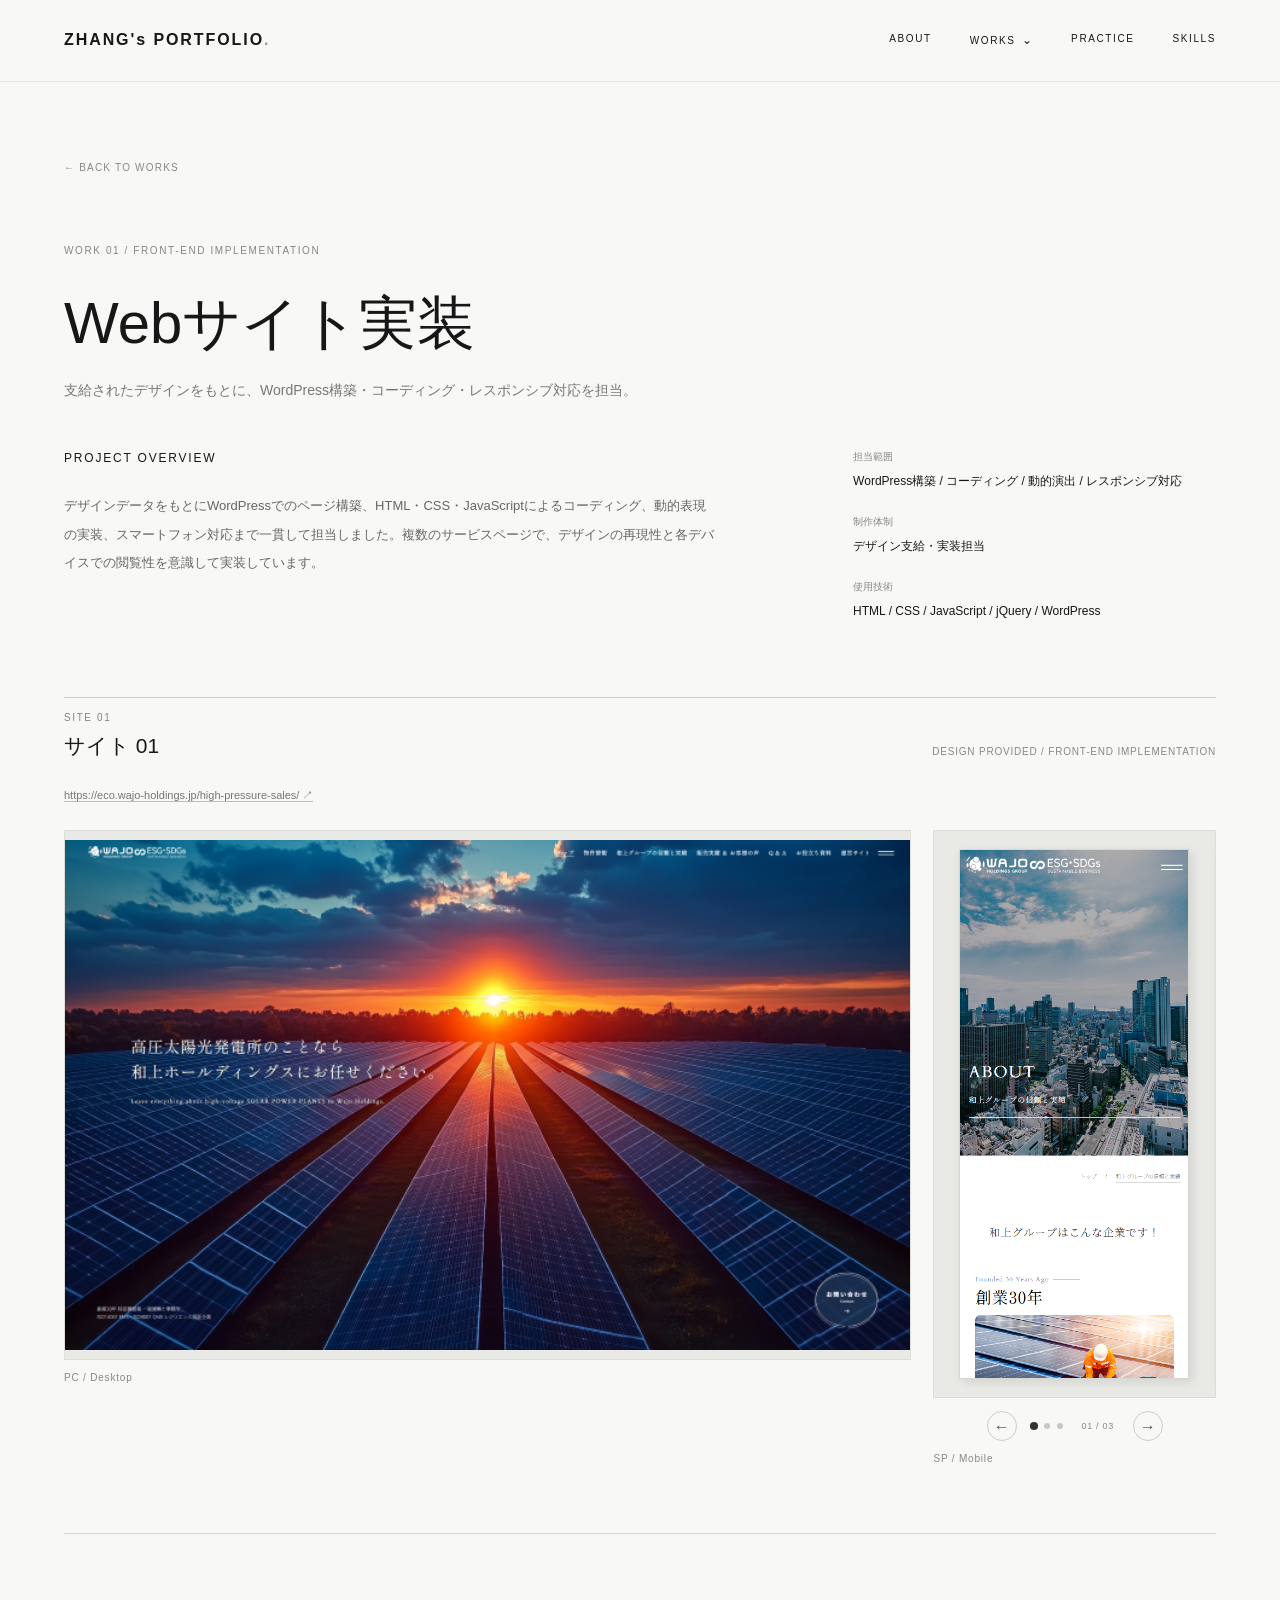
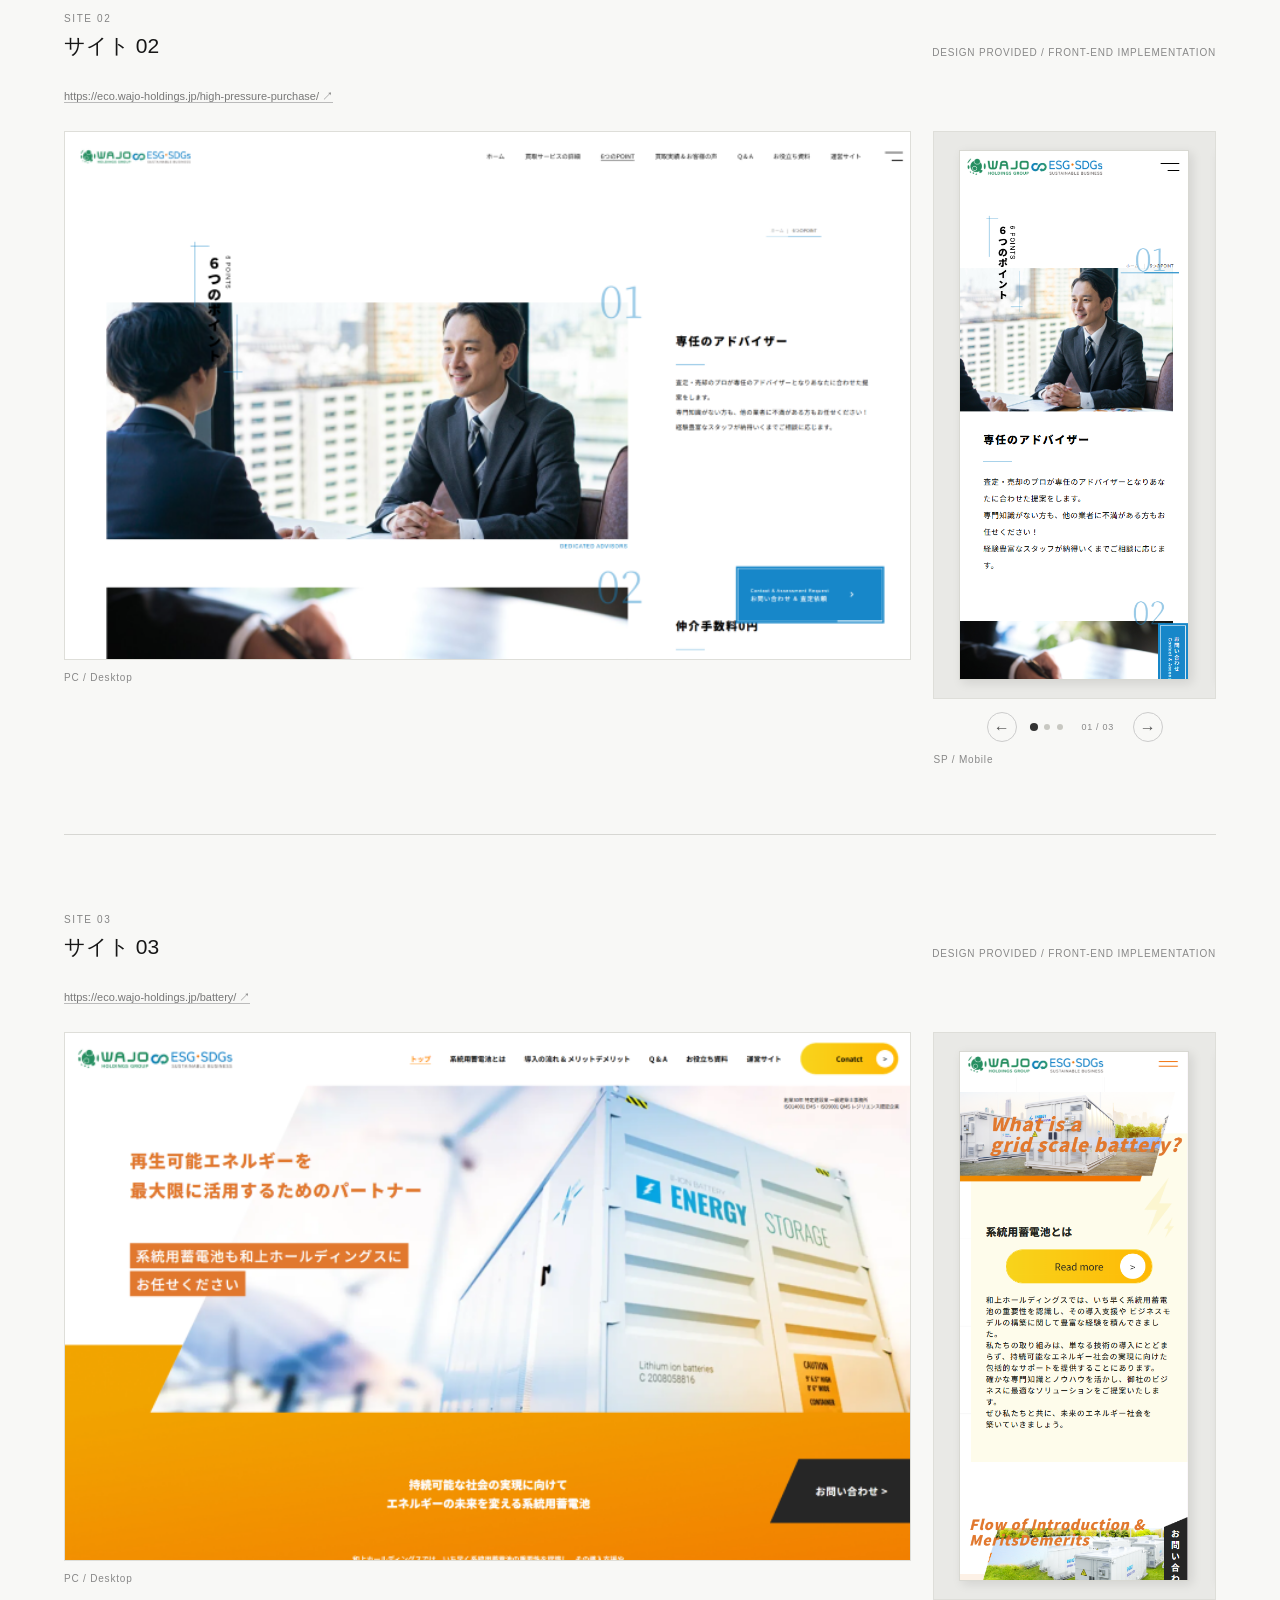
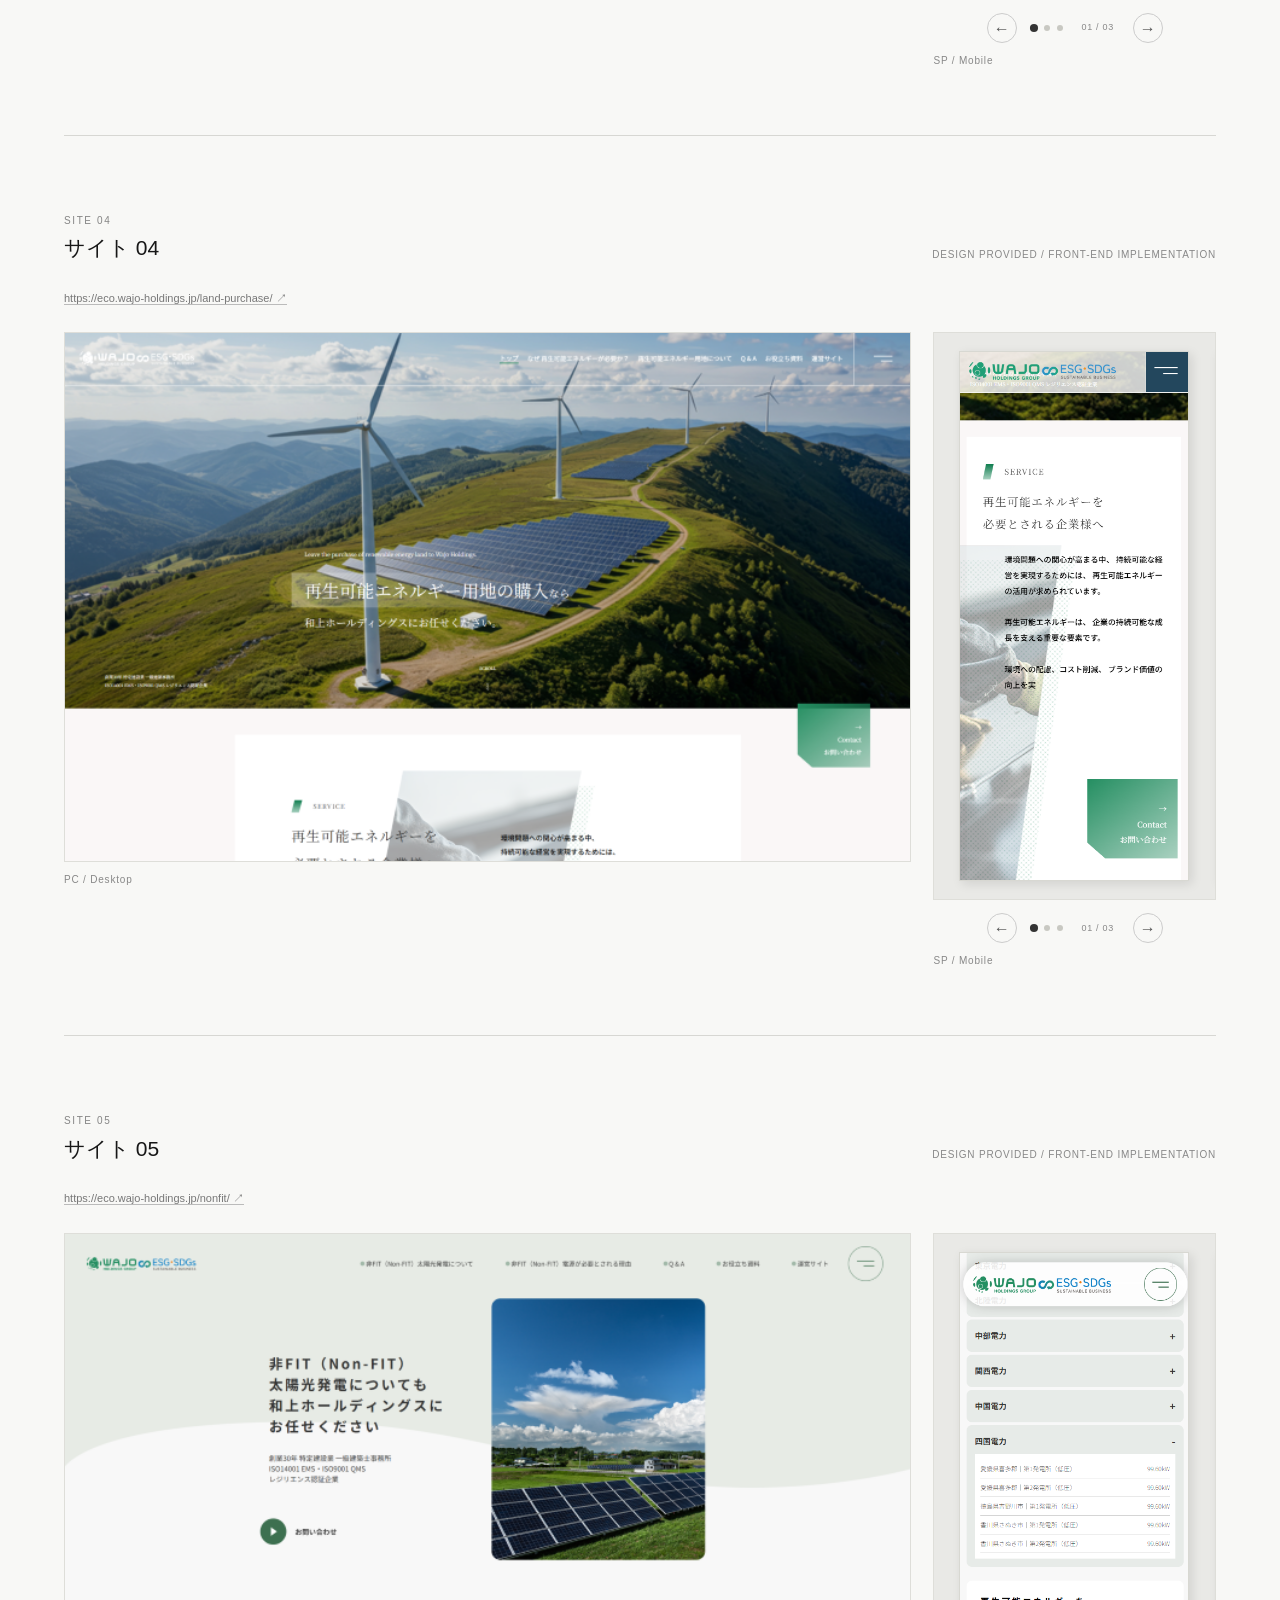
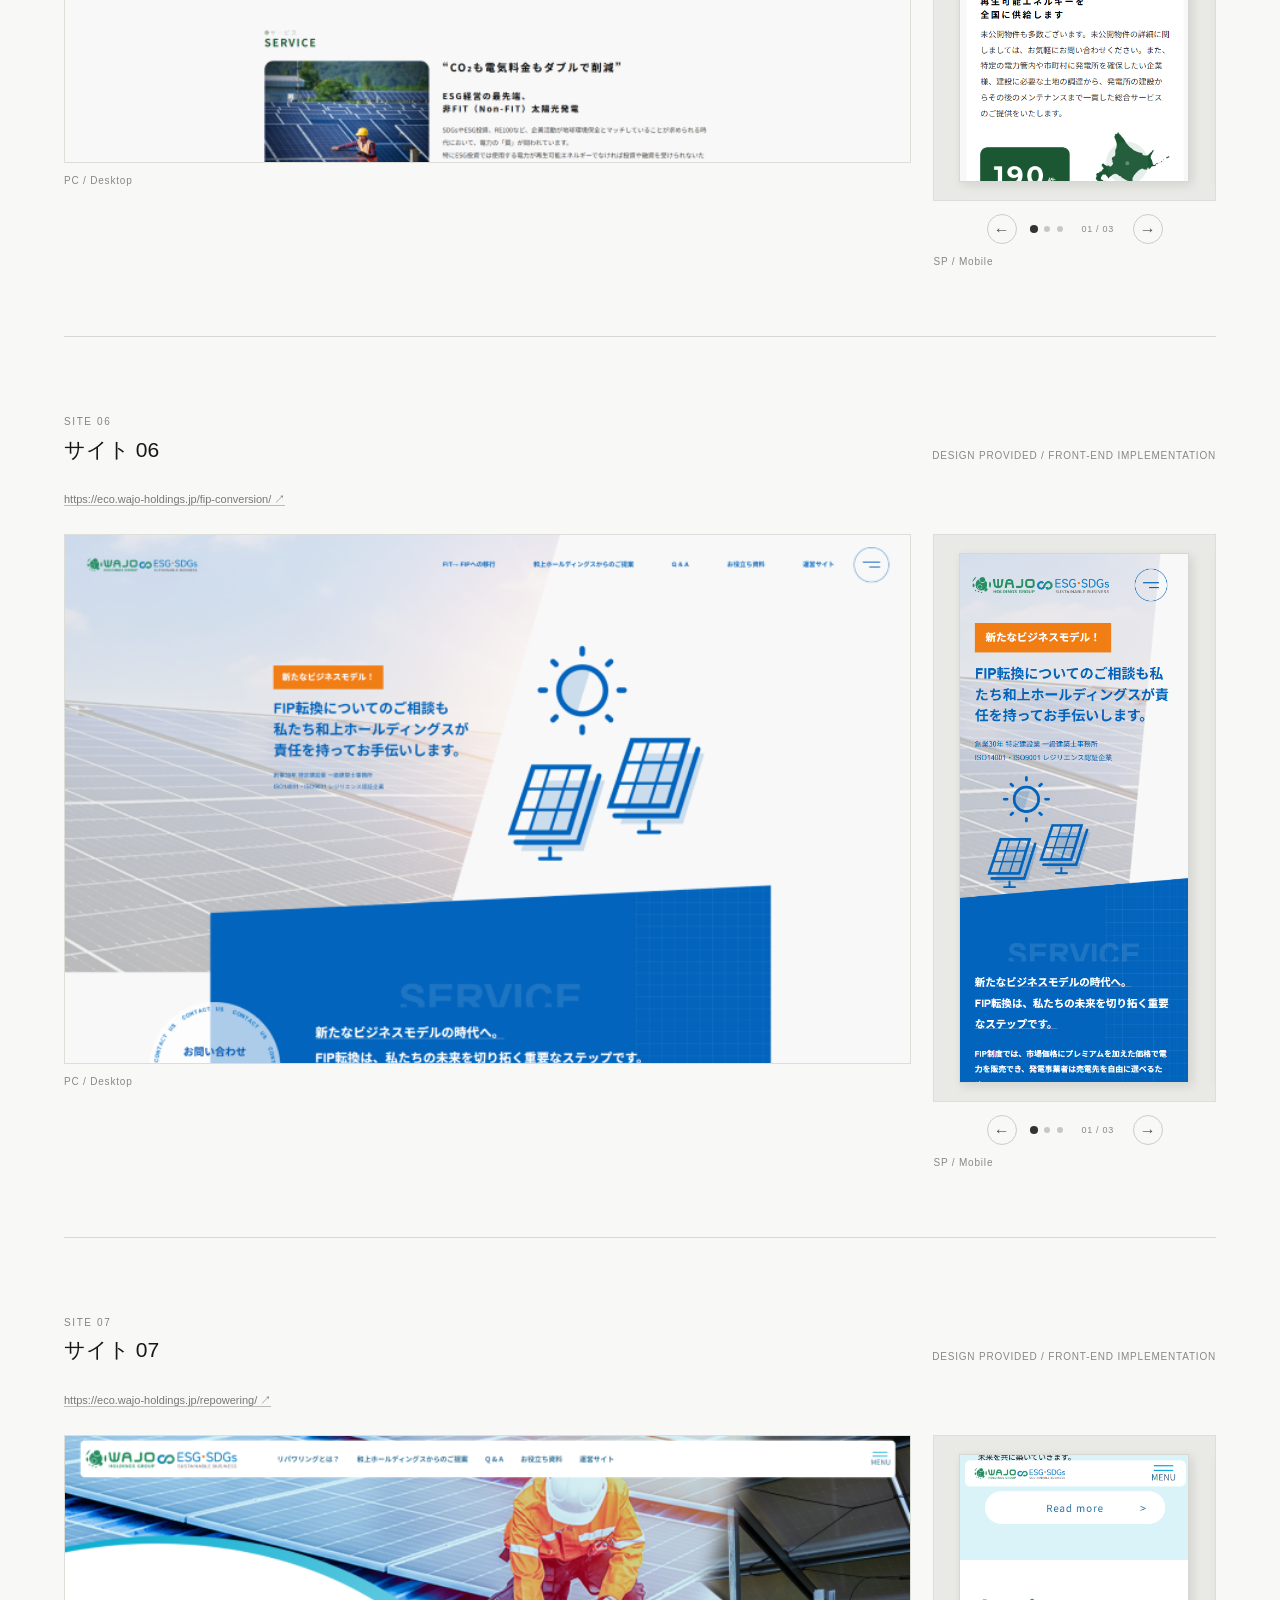
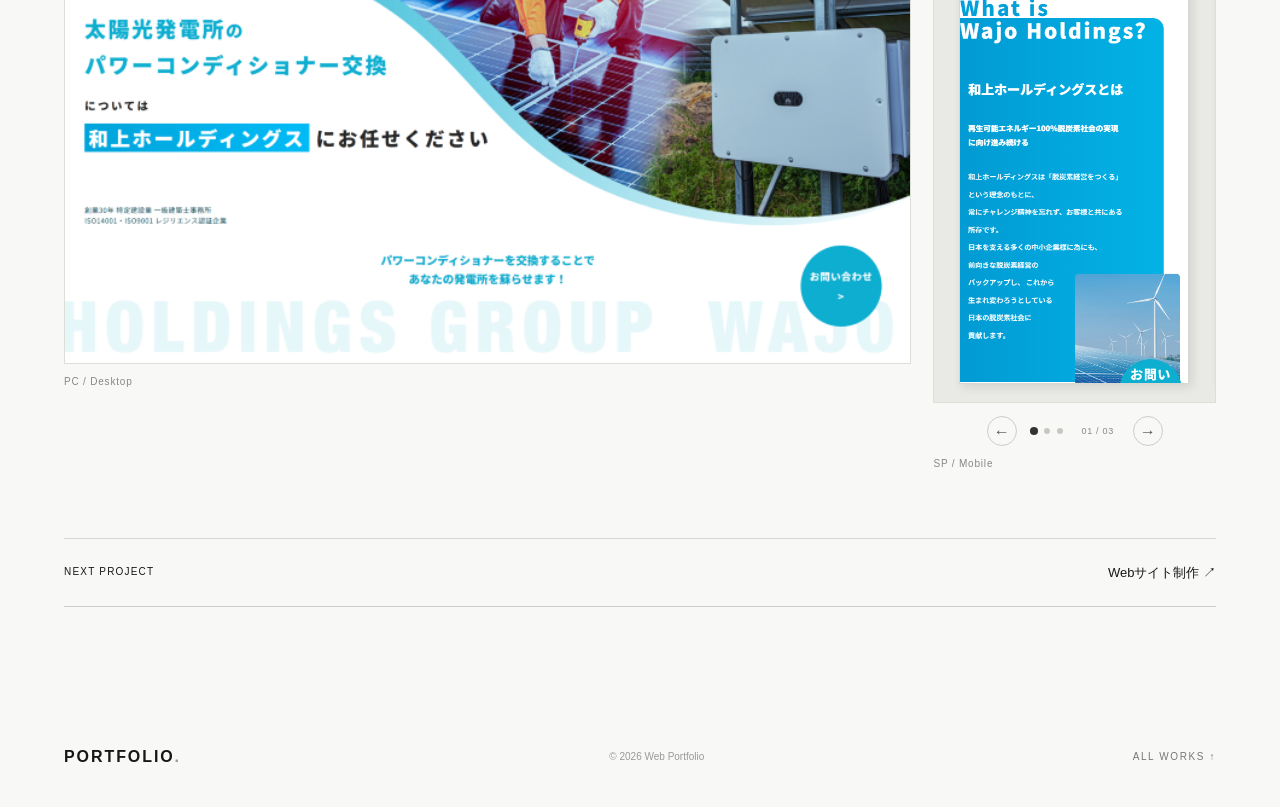
<file: works/wajo-services.html>
<!doctype html>
<html lang="ja">

<head>
  <meta charset="utf-8">
  <meta name="viewport" content="width=device-width, initial-scale=1">
  <title>Webサイト実装 | Portfolio</title>
  <link rel="stylesheet" href="../css/style.css">
  <link rel="stylesheet" href="../css/project.css">
  <script src="../js/main.js" defer></script>
</head>

<body>
  <header class="site-header"><a class="logo" href="../">ZHANG's PORTFOLIO<span>.</span></a><button
      class="menu-toggle" aria-label="メニューを開く" aria-expanded="false"><span></span><span></span></button>
    <nav class="global-nav" aria-label="メインナビゲーション"><a href="../#about">ABOUT</a>
      <div class="nav-dropdown">
        <a href="../#works" class="nav-dropdown-trigger">
          WORKS
          <span class="dropdown-arrow">⌄</span>
        </a>

        <div class="nav-dropdown-menu">
          <a href="./wajo-services.html">Webサイト実装</a>
          <a href="./wajo-agri.html">Webサイト制作</a>
          <a href="./solar-lp.html">ランディングページ制作</a>
          <a href="./banners.html">バナー制作</a>
        </div>
      </div>
      <a href="../#practice">PRACTICE</a><a href="../#skills">SKILLS</a>
    </nav>
  </header>
  <main class="project-page section-wrap"><a class="back-link" href="../#works">← BACK TO WORKS</a>
    <p class="eyebrow">WORK 01 / FRONT-END IMPLEMENTATION</p>
    <h1>Webサイト実装</h1>
    <p class="project-lead">支給されたデザインをもとに、WordPress構築・コーディング・レスポンシブ対応を担当。</p>
    <div class="project-info">
      <section>
        <h2>PROJECT OVERVIEW</h2>
        <p>
          デザインデータをもとにWordPressでのページ構築、HTML・CSS・JavaScriptによるコーディング、動的表現の実装、スマートフォン対応まで一貫して担当しました。複数のサービスページで、デザインの再現性と各デバイスでの閲覧性を意識して実装しています。
        </p>
      </section>
      <aside>
        <dl>
          <dt>担当範囲</dt>
          <dd>WordPress構築 / コーディング / 動的演出 / レスポンシブ対応</dd>
          <dt>制作体制</dt>
          <dd>デザイン支給・実装担当</dd>
          <dt>使用技術</dt>
          <dd>HTML / CSS / JavaScript / jQuery / WordPress</dd>
        </dl>
      </aside>
    </div>
    <section class="project-section">
      <div class="project-section-head">
        <h2><span class="eyebrow">SITE 01</span><br>サイト 01</h2>
        <p>DESIGN PROVIDED / FRONT-END IMPLEMENTATION</p>
      </div>
      <p class="project-url"><a href="https://eco.wajo-holdings.jp/high-pressure-sales/" target="_blank"
          rel="noopener">https://eco.wajo-holdings.jp/high-pressure-sales/ ↗</a></p>
      <div class="screenshot-pair">
        <figure class="screenshot-slot">
          <div class="screenshot-frame desktop">
            <img src="../images/works/high-pressure-sales-pc.png" alt="高圧太陽光発電所販売ページのPC表示スクリーンショット">
          </div>
          <figcaption>PC / Desktop</figcaption>
        </figure>
        <figure class="screenshot-slot">
          <div class="sp-slider" data-slider aria-label="スマートフォン表示のスクリーンショット">
            <div class="sp-slider-window">
              <div class="sp-slider-track" data-track>
                <div class="sp-slide" data-slide>
                  <div class="sp-image-frame">
                    <img src="../images/works/high-pressure-sales-sp1.png" alt="高圧太陽光発電所販売ページのスマートフォン表示スクリーンショット">
                  </div>
                </div>
                <div class="sp-slide" data-slide>
                  <div class="sp-image-frame">
                    <img src="../images/works/high-pressure-sales-sp2.png" alt="高圧太陽光発電所販売ページのスマートフォン表示スクリーンショット">
                  </div>
                </div>
                <div class="sp-slide" data-slide>
                  <div class="sp-image-frame">
                    <img src="../images/works/high-pressure-sales-sp3.png" alt="高圧太陽光発電所販売ページのスマートフォン表示スクリーンショット">
                  </div>
                </div>
              </div>
            </div>
            <div class="sp-slider-controls">
              <button class="sp-arrow" type="button" data-prev aria-label="前の画像">←</button>
              <div class="sp-dots" data-dots aria-label="画像を選択"></div>
              <span class="sp-count" data-count>01 / 03</span>
              <button class="sp-arrow" type="button" data-next aria-label="次の画像">→</button>
            </div>
          </div>
          <figcaption>SP / Mobile</figcaption>
        </figure>
      </div>
    </section>
    <section class="project-section">
      <div class="project-section-head">
        <h2><span class="eyebrow">SITE 02</span><br>サイト 02</h2>
        <p>DESIGN PROVIDED / FRONT-END IMPLEMENTATION</p>
      </div>
      <p class="project-url"><a href="https://eco.wajo-holdings.jp/high-pressure-purchase/" target="_blank"
          rel="noopener">https://eco.wajo-holdings.jp/high-pressure-purchase/ ↗</a></p>
      <div class="screenshot-pair">
        <figure class="screenshot-slot">
          <div class="screenshot-frame desktop">
            <img src="../images/works/high-pressure-purchase-pc.png" alt="高圧太陽光発電所買取ページのPC表示スクリーンショット">
          </div>
          <figcaption>PC / Desktop</figcaption>
        </figure>
        <figure class="screenshot-slot">
          <div class="sp-slider" data-slider aria-label="スマートフォン表示のスクリーンショット">
            <div class="sp-slider-window">
              <div class="sp-slider-track" data-track>
                <div class="sp-slide" data-slide>
                  <div class="sp-image-frame">
                    <img src="../images/works/high-pressure-purchase-sp1.png" alt="高圧太陽光発電所買取ページのスマートフォン表示スクリーンショット">
                  </div>
                </div>
                <div class="sp-slide" data-slide>
                  <div class="sp-image-frame">
                    <img src="../images/works/high-pressure-purchase-sp2.png" alt="高圧太陽光発電所買取ページのスマートフォン表示スクリーンショット">
                  </div>
                </div>
                <div class="sp-slide" data-slide>
                  <div class="sp-image-frame">
                    <img src="../images/works/high-pressure-purchase-sp3.png" alt="高圧太陽光発電所買取ページのスマートフォン表示スクリーンショット">
                  </div>
                </div>
              </div>
            </div>
            <div class="sp-slider-controls">
              <button class="sp-arrow" type="button" data-prev aria-label="前の画像">←</button>
              <div class="sp-dots" data-dots aria-label="画像を選択"></div>
              <span class="sp-count" data-count>01 / 03</span>
              <button class="sp-arrow" type="button" data-next aria-label="次の画像">→</button>
            </div>
          </div>
          <figcaption>SP / Mobile</figcaption>
        </figure>
      </div>
    </section>
    <section class="project-section">
      <div class="project-section-head">
        <h2><span class="eyebrow">SITE 03</span><br>サイト 03</h2>
        <p>DESIGN PROVIDED / FRONT-END IMPLEMENTATION</p>
      </div>
      <p class="project-url"><a href="https://eco.wajo-holdings.jp/battery/" target="_blank"
          rel="noopener">https://eco.wajo-holdings.jp/battery/ ↗</a></p>
      <div class="screenshot-pair">
        <figure class="screenshot-slot">
          <div class="screenshot-frame desktop">
            <img src="../images/works/battery-pc.png" alt="蓄電池ページのPC表示スクリーンショット">
          </div>
          <figcaption>PC / Desktop</figcaption>
        </figure>
        <figure class="screenshot-slot">
          <div class="sp-slider" data-slider aria-label="スマートフォン表示のスクリーンショット">
            <div class="sp-slider-window">
              <div class="sp-slider-track" data-track>
                <div class="sp-slide" data-slide>
                  <div class="sp-image-frame">
                    <img src="../images/works/battery-sp1.png" alt="蓄電池ページのスマートフォン表示スクリーンショット">
                  </div>
                </div>
                <div class="sp-slide" data-slide>
                  <div class="sp-image-frame">
                    <img src="../images/works/battery-sp2.png" alt="蓄電池ページのスマートフォン表示スクリーンショット">
                  </div>
                </div>
                <div class="sp-slide" data-slide>
                  <div class="sp-image-frame">
                    <img src="../images/works/battery-sp3.png" alt="蓄電池ページのスマートフォン表示スクリーンショット">
                  </div>
                </div>
              </div>
            </div>
            <div class="sp-slider-controls">
              <button class="sp-arrow" type="button" data-prev aria-label="前の画像">←</button>
              <div class="sp-dots" data-dots aria-label="画像を選択"></div>
              <span class="sp-count" data-count>01 / 03</span>
              <button class="sp-arrow" type="button" data-next aria-label="次の画像">→</button>
            </div>
          </div>
          <figcaption>SP / Mobile</figcaption>
        </figure>
      </div>
    </section>
    <section class="project-section">
      <div class="project-section-head">
        <h2><span class="eyebrow">SITE 04</span><br>サイト 04</h2>
        <p>DESIGN PROVIDED / FRONT-END IMPLEMENTATION</p>
      </div>
      <p class="project-url"><a href="https://eco.wajo-holdings.jp/land-purchase/" target="_blank"
          rel="noopener">https://eco.wajo-holdings.jp/land-purchase/ ↗</a></p>
      <div class="screenshot-pair">
        <figure class="screenshot-slot">
          <div class="screenshot-frame desktop">
            <img src="../images/works/land-purchase-pc.png" alt="土地買取ページのPC表示スクリーンショット">
          </div>
          <figcaption>PC / Desktop</figcaption>
        </figure>
        <figure class="screenshot-slot">
          <div class="sp-slider" data-slider aria-label="スマートフォン表示のスクリーンショット">
            <div class="sp-slider-window">
              <div class="sp-slider-track" data-track>
                <div class="sp-slide" data-slide>
                  <div class="sp-image-frame">
                    <img src="../images/works/land-purchase-sp1.png" alt="土地買取ページのスマートフォン表示スクリーンショット">
                  </div>
                </div>
                <div class="sp-slide" data-slide>
                  <div class="sp-image-frame">
                    <img src="../images/works/land-purchase-sp2.png" alt="土地買取ページのスマートフォン表示スクリーンショット">
                  </div>
                </div>
                <div class="sp-slide" data-slide>
                  <div class="sp-image-frame">
                    <img src="../images/works/land-purchase-sp3.png" alt="土地買取ページのスマートフォン表示スクリーンショット">
                  </div>
                </div>
              </div>
            </div>
            <div class="sp-slider-controls">
              <button class="sp-arrow" type="button" data-prev aria-label="前の画像">←</button>
              <div class="sp-dots" data-dots aria-label="画像を選択"></div>
              <span class="sp-count" data-count>01 / 03</span>
              <button class="sp-arrow" type="button" data-next aria-label="次の画像">→</button>
            </div>
          </div>
          <figcaption>SP / Mobile</figcaption>
        </figure>
      </div>
    </section>
    <section class="project-section">
      <div class="project-section-head">
        <h2><span class="eyebrow">SITE 05</span><br>サイト 05</h2>
        <p>DESIGN PROVIDED / FRONT-END IMPLEMENTATION</p>
      </div>
      <p class="project-url"><a href="https://eco.wajo-holdings.jp/nonfit/" target="_blank"
          rel="noopener">https://eco.wajo-holdings.jp/nonfit/ ↗</a></p>
      <div class="screenshot-pair">
        <figure class="screenshot-slot">
          <div class="screenshot-frame desktop">
            <img src="../images/works/nonfit-pc.png" alt="Non-FIT関連ページのPC表示スクリーンショット">
          </div>
          <figcaption>PC / Desktop</figcaption>
        </figure>
        <figure class="screenshot-slot">
          <div class="sp-slider" data-slider aria-label="スマートフォン表示のスクリーンショット">
            <div class="sp-slider-window">
              <div class="sp-slider-track" data-track>
                <div class="sp-slide" data-slide>
                  <div class="sp-image-frame">
                    <img src="../images/works/nonfit-sp1.png" alt="Non-FIT関連ページのスマートフォン表示スクリーンショット">
                  </div>
                </div>
                <div class="sp-slide" data-slide>
                  <div class="sp-image-frame">
                    <img src="../images/works/nonfit-sp2.png" alt="Non-FIT関連ページのスマートフォン表示スクリーンショット">
                  </div>
                </div>
                <div class="sp-slide" data-slide>
                  <div class="sp-image-frame">
                    <img src="../images/works/nonfit-sp3.png" alt="Non-FIT関連ページのスマートフォン表示スクリーンショット">
                  </div>
                </div>
              </div>
            </div>
            <div class="sp-slider-controls">
              <button class="sp-arrow" type="button" data-prev aria-label="前の画像">←</button>
              <div class="sp-dots" data-dots aria-label="画像を選択"></div>
              <span class="sp-count" data-count>01 / 03</span>
              <button class="sp-arrow" type="button" data-next aria-label="次の画像">→</button>
            </div>
          </div>
          <figcaption>SP / Mobile</figcaption>
        </figure>
      </div>
    </section>
    <section class="project-section">
      <div class="project-section-head">
        <h2><span class="eyebrow">SITE 06</span><br>サイト 06</h2>
        <p>DESIGN PROVIDED / FRONT-END IMPLEMENTATION</p>
      </div>
      <p class="project-url"><a href="https://eco.wajo-holdings.jp/fip-conversion/" target="_blank"
          rel="noopener">https://eco.wajo-holdings.jp/fip-conversion/ ↗</a></p>
      <div class="screenshot-pair">
        <figure class="screenshot-slot">
          <div class="screenshot-frame desktop">
            <img src="../images/works/fip-conversion-pc.png" alt="FIP転換ページのPC表示スクリーンショット">
          </div>
          <figcaption>PC / Desktop</figcaption>
        </figure>
        <figure class="screenshot-slot">
          <div class="sp-slider" data-slider aria-label="スマートフォン表示のスクリーンショット">
            <div class="sp-slider-window">
              <div class="sp-slider-track" data-track>
                <div class="sp-slide" data-slide>
                  <div class="sp-image-frame">
                    <img src="../images/works/fip-conversion-sp1.png" alt="FIP転換ページのスマートフォン表示スクリーンショット">
                  </div>
                </div>
                <div class="sp-slide" data-slide>
                  <div class="sp-image-frame">
                    <img src="../images/works/fip-conversion-sp2.png" alt="FIP転換ページのスマートフォン表示スクリーンショット">
                  </div>
                </div>
                <div class="sp-slide" data-slide>
                  <div class="sp-image-frame">
                    <img src="../images/works/fip-conversion-sp3.png" alt="FIP転換ページのスマートフォン表示スクリーンショット">
                  </div>
                </div>
              </div>
            </div>
            <div class="sp-slider-controls">
              <button class="sp-arrow" type="button" data-prev aria-label="前の画像">←</button>
              <div class="sp-dots" data-dots aria-label="画像を選択"></div>
              <span class="sp-count" data-count>01 / 03</span>
              <button class="sp-arrow" type="button" data-next aria-label="次の画像">→</button>
            </div>
          </div>
          <figcaption>SP / Mobile</figcaption>
        </figure>
      </div>
    </section>
    <section class="project-section">
      <div class="project-section-head">
        <h2><span class="eyebrow">SITE 07</span><br>サイト 07</h2>
        <p>DESIGN PROVIDED / FRONT-END IMPLEMENTATION</p>
      </div>
      <p class="project-url"><a href="https://eco.wajo-holdings.jp/repowering/" target="_blank"
          rel="noopener">https://eco.wajo-holdings.jp/repowering/ ↗</a></p>
      <div class="screenshot-pair">
        <figure class="screenshot-slot">
          <div class="screenshot-frame desktop">
            <img src="../images/works/repowering-pc.png" alt="リパワリングページのPC表示スクリーンショット">
          </div>
          <figcaption>PC / Desktop</figcaption>
        </figure>
        <figure class="screenshot-slot">
          <div class="sp-slider" data-slider aria-label="スマートフォン表示のスクリーンショット">
            <div class="sp-slider-window">
              <div class="sp-slider-track" data-track>
                <div class="sp-slide" data-slide>
                  <div class="sp-image-frame">
                    <img src="../images/works/repowering-sp1.png" alt="リパワリングページのスマートフォン表示スクリーンショット">
                  </div>
                </div>
                <div class="sp-slide" data-slide>
                  <div class="sp-image-frame">
                    <img src="../images/works/repowering-sp2.png" alt="リパワリングページのスマートフォン表示スクリーンショット">
                  </div>
                </div>
                <div class="sp-slide" data-slide>
                  <div class="sp-image-frame">
                    <img src="../images/works/repowering-sp3.png" alt="リパワリングページのスマートフォン表示スクリーンショット">
                  </div>
                </div>
              </div>
            </div>
            <div class="sp-slider-controls">
              <button class="sp-arrow" type="button" data-prev aria-label="前の画像">←</button>
              <div class="sp-dots" data-dots aria-label="画像を選択"></div>
              <span class="sp-count" data-count>01 / 03</span>
              <button class="sp-arrow" type="button" data-next aria-label="次の画像">→</button>
            </div>
          </div>
          <figcaption>SP / Mobile</figcaption>
        </figure>
      </div>
    </section>
    <a class="next-project" href="wajo-agri.html">NEXT PROJECT <span>Webサイト制作 ↗</span></a>
  </main>
  <footer class="site-footer section-wrap"><a class="logo" href="../">PORTFOLIO<span>.</span></a>
    <p>© <span id="year"></span> Web Portfolio</p><a href="../#works" class="back-top">ALL WORKS ↑</a>
  </footer>
</body>

</html>
</file>
<file: css/style.css>
@charset "UTF-8";

:root {
    --ink: #171717;
    --muted: #777;
    --line: #dedede;
    --paper: #f8f8f6;
    --white: #fff;
    --max: 1180px
}

* {
    box-sizing: border-box
}

html {
    scroll-behavior: smooth;
    scroll-padding-top: 90px
}

body {
    margin: 0;
    background: var(--paper);
    color: var(--ink);
    font-family: "DM Sans", "Noto Sans JP", sans-serif;
    font-weight: 400;
    line-height: 1.8;
    -webkit-font-smoothing: antialiased
}

a {
    color: inherit;
    text-decoration: none
}

.site-header {
    height: 82px;
    padding: 0 max(5vw, 24px);
    display: flex;
    align-items: center;
    justify-content: space-between;
    border-bottom: 1px solid rgba(0, 0, 0, .08);
    background: rgba(248, 248, 246, .92);
    position: sticky;
    top: 0;
    z-index: 20;
    backdrop-filter: blur(12px)
}

.logo {
    font-size: 16px;
    font-weight: 700;
    letter-spacing: .12em
}

.logo span {
    color: #999
}

.global-nav {
    display: flex;
    gap: 38px
}

.global-nav a,
.eyebrow,
.hero-bottom,
.work-category,
.thumb-label,
.visual-caption,
.visual-index,
.skill-no,
.skill-tools,
.tools-strip>span,
.back-top {
    font-size: 10px;
    letter-spacing: .16em
}

.global-nav a {
    transition: opacity .25s
}

.global-nav a:hover {
    opacity: .45
}

.menu-toggle {
    display: none
}

.section-wrap {
    width: min(var(--max), 90%);
    margin-inline: auto
}

.hero {
    min-height: 690px;
    display: grid;
    grid-template-columns: 1.05fr .95fr;
    align-items: center;
    position: relative;
    padding-top: 50px;
    padding-bottom: 105px
}

.hero-copy {
    max-width: 570px;
    position: relative;
    z-index: 2
}

.eyebrow {
    color: #858585;
    margin: 0 0 22px
}

.hero h1 {
    font-size: clamp(42px, 6vw, 76px);
    line-height: 1.35;
    letter-spacing: .035em;
    font-weight: 500;
    margin: 0 0 28px
}

.hero h1 span {
    font-weight: 300;
    color: #888
}

.hero-lead {
    max-width: 490px;
    color: #666;
    font-size: 13px;
    line-height: 2.2;
    margin: 0 0 35px
}

.text-link {
    display: inline-flex;
    align-items: center;
    gap: 25px;
    padding-bottom: 8px;
    border-bottom: 1px solid #333;
    font-size: 12px;
    letter-spacing: .08em;
    transition: gap .25s
}

.text-link:hover {
    gap: 36px
}

.text-link span {
    font-size: 17px
}

.hero-visual {
    height: 440px;
    position: relative;
    overflow: hidden;
    background: #ececea;
    margin-left: 3vw
}

.visual-ring {
    position: absolute;
    border: 1px solid #bdbdb9;
    border-radius: 50%;
    width: 340px;
    height: 340px;
    left: 50%;
    top: 50%;
    transform: translate(-50%, -50%)
}

.ring-two {
    width: 245px;
    height: 245px;
    border-color: #d0d0cc
}

.visual-block {
    position: absolute;
    width: 220px;
    height: 280px;
    left: 50%;
    top: 50%;
    transform: translate(-50%, -50%) rotate(13deg);
    box-shadow: 22px 22px 0 rgba(0, 0, 0, .08);
    overflow: hidden;
}

.visual-block img {
    display: block;
    width: 100%;
    height: auto;
    object-fit: contain
}

.visual-caption {
    position: absolute;
    left: 25px;
    bottom: 24px;
    line-height: 1.8;
    color: #555
}

.visual-index {
    position: absolute;
    right: 25px;
    top: 24px;
    color: #777
}

.hero-bottom {
    position: absolute;
    bottom: 28px;
    left: 0;
    right: 0;
    display: flex;
    justify-content: space-between;
    color: #888
}

.hero-bottom i {
    font-style: normal;
    margin-left: 8px
}

.section-space {
    padding-top: 125px;
    padding-bottom: 125px
}

.section-heading {
    margin-bottom: 55px
}

.section-heading h2 {
    font-size: clamp(34px, 5vw, 58px);
    font-weight: 500;
    letter-spacing: .07em;
    line-height: 1.2;
    margin: 0
}

.heading-count {
    font-size: 12px;
    color: #999;
    vertical-align: middle;
    margin-left: 15px;
    letter-spacing: .08em
}

.section-note {
    color: #777;
    font-size: 12px;
    margin: 18px 0 0
}

.intro {
    border-top: 1px solid var(--line)
}

.intro-content {
    display: grid;
    grid-template-columns: 1.1fr .9fr;
    gap: 9%;
    align-items: start
}

.intro-statement {
    font-size: clamp(25px, 3.3vw, 40px);
    font-weight: 400;
    line-height: 1.8;
    letter-spacing: .04em;
    margin: 0
}

.intro-description {
    max-width: 430px;
    color: #666;
    font-size: 13px;
    line-height: 2.2
}

.intro-description p {
    margin: 0 0 18px
}

.intro-description .text-link {
    margin-top: 18px;
    color: var(--ink)
}

.works {
    border-top: 1px solid var(--line)
}

.work-grid {
    display: grid;
    grid-template-columns: repeat(2, 1fr);
    gap: 25px
}

.work-card {
    display: block;
    min-width: 0
}

.work-thumb {
    height: 270px;
    position: relative;
    overflow: hidden;
    display: flex;
    align-items: center;
    justify-content: center;
    transition: transform .45s
}

.work-card:hover .work-thumb {
    transform: translateY(-7px)
}

.thumb-dark {
    background: #d9d9d6
}

.thumb-light {
    background: #e9e9e4
}

.thumb-gray {
    background: #d4d4d1
}

.thumb-label {
    position: absolute;
    left: 20px;
    top: 17px;
    color: #6d6d69;
    font-size: 8px
}

.thumb-number {
    position: absolute;
    right: 18px;
    bottom: 14px;
    font-size: 11px;
    color: #777
}

.mock-browser {
    width: 68%;
    height: 65%;
    background: #f8f8f6;
    box-shadow: 10px 10px 10px rgba(0, 0, 0, .1);
    position: relative;
    overflow: hidden;
}

.mock-browser>img {
    width: 100%;
    height: auto;
    object-fit: contain;
    display: block;
}

.mock-leaf {
    width: 125px;
    height: 165px;
    background: #9b9f8e;
    border-radius: 90% 0 90% 0;
    transform: rotate(35deg);
    box-shadow: 24px 15px 0 #b7b9ad
}

.mock-copy {
    position: absolute;
    left: 16%;
    bottom: 23%;
    width: 45%
}

.mock-copy i {
    display: block;
    height: 5px;
    background: #b1b1aa;
    margin: 12px 0
}

.mock-copy i:first-child {
    width: 80%;
    height: 10px;
    background: #676b60
}

.mock-photo {
    width: 48%;
    height: 58%;
    background: linear-gradient(135deg, #777 0 35%, #a5a5a0 35% 60%, #5e5e5a 60%);
    transform: rotate(-5deg);
    box-shadow: 15px 15px 0 rgba(0, 0, 0, .08)
}

.mock-lines-dark {
    left: auto;
    right: 12%;
    top: 36%;
    width: 22%;
    background: #777;
    box-shadow: 0 14px #aaa, 0 28px #aaa
}

.work-meta {
    display: flex;
    justify-content: space-between;
    align-items: center;
    margin-top: 20px
}

.work-category {
    font-size: 9px;
    color: #888;
    margin: 0 0 5px
}

.work-meta h3 {
    font-size: 15px;
    font-weight: 500;
    margin: 0
}

.arrow-circle {
    width: 32px;
    height: 32px;
    border: 1px solid #ccc;
    border-radius: 50%;
    display: grid;
    place-items: center;
    transition: background .25s, color .25s
}

.work-card:hover .arrow-circle {
    background: #222;
    color: #fff;
    border-color: #222
}

.work-summary {
    font-size: 11px;
    color: #888;
    margin: 9px 0 0
}

.works-footnote {
    font-size: 10px;
    color: #999;
    margin-top: 30px
}

.skills {
    border-top: 1px solid var(--line)
}

.skill-list {
    border-top: 1px solid #ccc
}

.skill-row {
    display: grid;
    grid-template-columns: 70px 1fr 290px;
    align-items: center;
    gap: 20px;
    padding: 26px 0;
    border-bottom: 1px solid #ccc
}

.skill-no {
    color: #999
}

.skill-row h3 {
    font-size: 18px;
    font-weight: 500;
    margin: 0 0 4px
}

.skill-row p {
    font-size: 12px;
    color: #777;
    margin: 0
}

.skill-tools {
    text-align: right;
    color: #888;
    font-size: 9px;
    letter-spacing: .05em
}

.tools-strip {
    margin-top: 55px;
    display: grid;
    grid-template-columns: 200px 1fr;
    gap: 20px
}

.tools-strip>span {
    color: #888
}

.tools-strip p {
    font-size: 11px;
    color: #777;
    line-height: 2.2;
    margin: 0
}

.contact {
    background: #222;
    color: #f5f5f2;
    width: 100%;
    padding-left: max(5%, calc((100% - var(--max))/2));
    padding-right: max(5%, calc((100% - var(--max))/2))
}

.contact-inner {
    max-width: 720px
}

.contact .eyebrow {
    color: #aaa
}

.contact h2 {
    font-size: clamp(35px, 5vw, 58px);
    line-height: 1.5;
    font-weight: 400;
    margin: 0 0 25px;
    letter-spacing: .04em
}

.contact-inner>p:not(.eyebrow) {
    font-size: 12px;
    color: #aaa
}

.contact-link {
    display: inline-block;
    margin-top: 24px;
    padding-bottom: 8px;
    border-bottom: 1px solid #aaa;
    font-size: 13px;
    letter-spacing: .06em
}

.contact-link span {
    margin-left: 25px
}

.site-footer {
    height: 100px;
    display: flex;
    align-items: center;
    justify-content: space-between
}

.site-footer p {
    font-size: 10px;
    color: #999
}

.back-top {
    color: #777
}

.reveal {
    opacity: 0;
    transform: translateY(22px);
    transition: opacity .7s ease, transform .7s ease
}

.reveal.is-visible {
    opacity: 1;
    transform: translateY(0)
}

@media(max-width:760px) {
    .site-header {
        height: 68px
    }

    .menu-toggle {
        display: flex;
        flex-direction: column;
        gap: 6px;
        border: 0;
        background: none;
        padding: 10px
    }

    .menu-toggle span {
        width: 23px;
        height: 1px;
        background: #222
    }

    .global-nav {
        display: none;
        position: absolute;
        top: 68px;
        left: 0;
        right: 0;
        background: var(--paper);
        padding: 25px 5%;
        border-bottom: 1px solid var(--line);
        flex-direction: column;
        gap: 18px
    }

    .global-nav.is-open {
        display: flex
    }

    .hero {
        min-height: auto;
        grid-template-columns: 1fr;
        padding-top: 85px;
        padding-bottom: 85px;
        gap: 45px
    }

    .hero-visual {
        height: 330px;
        margin: 0
    }

    .hero-bottom {
        bottom: 25px
    }

    .section-space {
        padding-top: 85px;
        padding-bottom: 85px
    }

    .intro-content {
        grid-template-columns: 1fr;
        gap: 28px
    }

    .work-grid {
        grid-template-columns: 1fr;
        gap: 38px
    }

    .work-thumb {
        height: 260px
    }

    .skill-row {
        grid-template-columns: 35px 1fr;
        gap: 12px
    }

    .skill-tools {
        grid-column: 2;
        text-align: left
    }

    .tools-strip {
        grid-template-columns: 1fr;
        gap: 10px
    }

    .contact {
        padding-left: 5%;
        padding-right: 5%
    }

    .site-footer {
        height: auto;
        padding-top: 25px;
        padding-bottom: 25px;
        flex-wrap: wrap;
        gap: 12px
    }

    .site-footer p {
        order: 3;
        width: 100%
    }
}

@media(prefers-reduced-motion:reduce) {
    html {
        scroll-behavior: auto
    }

    .reveal {
        opacity: 1;
        transform: none;
        transition: none
    }

    * {
        transition-duration: .01ms !important
    }
}

/* Portfolio update: four selected works and banner card */
.work-grid-four {
    grid-template-columns: repeat(2, 1fr);
    row-gap: 52px
}

.banner-shapes {
    width: 64%;
    height: 58%;
    position: relative;
    background: #deded9;
    display: flex;
    align-items: center;
    justify-content: center;
    gap: 9px;
    padding: 18px;
    transform: rotate(-4deg);
    box-shadow: 12px 14px 25px rgba(0, 0, 0, .08)
}

.banner-shapes i {
    display: block;
    height: 70%;
    flex: 1;
    background: #777
}

.banner-shapes i:nth-child(2) {
    background: #aaa;
    height: 88%
}

.banner-shapes i:nth-child(3) {
    background: #444;
    height: 55%
}

@media(max-width:760px) {
    .work-grid-four {
        grid-template-columns: 1fr;
        row-gap: 38px
    }
}


/* Personal practice works */
.practice {
    border-top: 1px solid var(--line)
}

.practice-card {
    display: grid;
    grid-template-columns: minmax(0, 1.15fr) minmax(260px, .85fr);
    gap: clamp(25px, 5vw, 70px);
    align-items: center;
    margin-top: 38px
}

.practice-image {
    background: #eee;
    overflow: hidden;
    max-height: 620px;
    display: flex;
    justify-content: center
}

.practice-image img {
    display: block;
    width: 100%;
    height: 100%;
    max-height: 620px;
    object-fit: contain;
    object-position: top
}

.practice-copy h3 {
    font-size: clamp(23px, 3vw, 34px);
    font-weight: 400;
    margin: 10px 0 18px
}

.practice-copy>p:not(.work-category) {
    font-size: 12px;
    line-height: 2;
    color: #777;
    max-width: 420px
}

.practice-copy .text-link {
    margin-top: 18px
}

@media(max-width:760px) {
    .practice-card {
        grid-template-columns: 1fr;
        gap: 22px
    }

    .practice-image {
        max-height: 520px
    }

    .practice-image img {
        max-height: 520px
    }
}

.banner-more {
    display: inline-block;
    margin-top: 28px
}

/* Banner thumbnail */
.banner-thumb {
    position: relative;
    overflow: hidden;
    display: flex;
    align-items: center;
    justify-content: center;
}

.banner-stack {
    position: relative;
    width: 72%;
    height: 65%;
    margin-top: 20px;
}

.mini-banner {
    position: absolute;
    width: 100%;
    height: 48px;
    display: flex;
    align-items: center;
    justify-content: center;
    font-size: 11px;
    font-weight: 700;
    letter-spacing: 0.08em;
    box-shadow: 0 5px 15px rgba(0, 0, 0, 0.12);
}

.mini-banner-1 {
    top: 0;
    left: -12px;
    background: #303d43;
    color: #fff;
    transform: rotate(-5deg);
}

.mini-banner-2 {
    top: 38px;
    left: 12px;
    background: #d9b96e;
    color: #333;
    transform: rotate(3deg);
}

.mini-banner-3 {
    top: 76px;
    left: -5px;
    background: #e8e5df;
    color: #333;
    transform: rotate(-2deg);
}

/* Practice card */
.practice-card {
    display: grid;
    grid-template-columns: 1.2fr 0.8fr;
    gap: 56px;
    align-items: center;
}

/* Slider */
.practice-slider {
    position: relative;
    overflow: hidden;
    background: #f1f1f1;
}

.practice-slides {
    position: relative;
    aspect-ratio: 4/5;
}

.practice-slide {
    position: absolute;
    inset: 0;
    opacity: 0;
    visibility: hidden;
    transition: opacity 0.4s ease;
    cursor: zoom-in;
}

.practice-slide.active {
    opacity: 1;
    visibility: visible;
}

.practice-slide img {
    width: 100%;
    height: 100%;
    object-fit: contain;
    display: block;
}

/* Arrows */
.practice-arrow {
    position: absolute;
    top: 50%;
    transform: translateY(-50%);
    width: 38px;
    height: 38px;
    border: none;
    border-radius: 50%;
    background: rgba(255, 255, 255, 0.9);
    cursor: pointer;
    transition: background 0.3s ease;
}

.practice-arrow:hover {
    background: #fff;
}

.practice-prev {
    left: 15px;
}

.practice-next {
    right: 15px;
}

/* Pagination */
.practice-pagination {
    position: absolute;
    bottom: 15px;
    left: 20px;
    display: flex;
    align-items: center;
    gap: 10px;
    font-size: 11px;
    color: #333;
}

.pagination-line {
    width: 35px;
    height: 1px;
    background: #999;
}

/* Zoom label */
.practice-zoom {
    position: absolute;
    bottom: 15px;
    right: 20px;
    font-size: 9px;
    letter-spacing: 0.12em;
    color: #333;
}

/* Text */
.practice-description {
    line-height: 2;
    color: #666;
    font-size: 14px;
}

.practice-tags {
    display: flex;
    flex-wrap: wrap;
    gap: 8px;
    margin: 24px 0;
}

.practice-tags span {
    border: 1px solid #ddd;
    padding: 6px 12px;
    font-size: 11px;
    color: #666;
}

/* Mobile */
@media (max-width: 768px) {
    .practice-card {
        grid-template-columns: 1fr;
        gap: 28px;
    }

    .practice-slides {
        aspect-ratio: 4 / 3;
    }
}

.practice-lightbox {
    position: fixed;
    inset: 0;
    z-index: 9999;
    background: rgba(0, 0, 0, 0.9);
    display: flex;
    align-items: center;
    justify-content: center;
    padding: 40px;
    cursor: zoom-out;
}

.practice-lightbox img {
    max-width: 90%;
    max-height: 90vh;
    object-fit: contain;
}

.lightbox-close {
    position: absolute;
    top: 20px;
    right: 30px;
    border: none;
    background: none;
    color: #fff;
    font-size: 36px;
    cursor: pointer;
}

@media (max-width: 768px) {
    .practice-lightbox {
        padding: 15px;
    }
}

/* Dropdown */
.nav-dropdown {
    position: relative;
}

.nav-dropdown-trigger {
    display: flex;
    align-items: center;
    gap: 6px;
}

.dropdown-arrow {
    font-size: 12px;
    transition: transform .3s ease;
}

.nav-dropdown:hover .dropdown-arrow {
    transform: rotate(180deg);
}

.nav-dropdown-menu {
    position: absolute;
    top: 100%;
    left: -20px;
    min-width: 210px;
    padding: 12px 0;
    background: #fff;
    box-shadow: 0 8px 24px rgba(0, 0, 0, .08);

    opacity: 0;
    visibility: hidden;
    transform: translateY(8px);
    transition: opacity .25s ease, transform .25s ease,
        visibility .25s ease;
    z-index: 100;
}

.nav-dropdown:hover .nav-dropdown-menu,
.nav-dropdown:focus-within .nav-dropdown-menu {
    opacity: 1;
    visibility: visible;
    transform: translateY(0);
}

.nav-dropdown-menu a {
    display: block;
    padding: 11px 20px;
    font-size: 12px;
    color: #555;
    white-space: nowrap;
    transition: color .2s ease, padding-left .2s ease;
}

.nav-dropdown-menu a:hover {
    color: #111;
    padding-left: 25px;
}

@media (max-width: 768px) {
    .dropdown-arrow {
        display: none;
    }

    .nav-dropdown-menu {
        display: none;
    }
}
</file>
<file: css/project.css>
.project-page {
    padding-top: 70px;
    padding-bottom: 100px
}

.back-link {
    display: inline-block;
    font-size: 10px;
    letter-spacing: .12em;
    color: #888;
    margin-bottom: 65px
}

.project-page h1 {
    font-size: clamp(32px, 5vw, 58px);
    font-weight: 400;
    line-height: 1.4;
    margin: 0 0 15px
}

.project-lead {
    font-size: 14px;
    color: #777;
    margin: 0 0 45px
}

.project-visual {
    height: 430px;
    display: grid;
    place-items: center;
    margin-bottom: 70px
}

.placeholder-visual {
    background: linear-gradient(135deg, #e6e6e2, #d3d3cf);
    color: #888;
    font-size: 11px;
    letter-spacing: .12em
}

.project-info {
    display: grid;
    grid-template-columns: 1.3fr .7fr;
    gap: 10%;
    padding-bottom: 55px;
    border-bottom: 1px solid #ccc
}

.project-info h2 {
    font-size: 12px;
    letter-spacing: .15em;
    font-weight: 500;
    margin: 0 0 22px
}

.project-info section p {
    font-size: 13px;
    color: #666;
    line-height: 2.2;
    max-width: 650px
}

.project-info dl {
    margin: 0
}

.project-info dt {
    font-size: 10px;
    color: #888;
    margin: 0 0 5px
}

.project-info dd {
    font-size: 12px;
    margin: 0 0 20px
}

.project-info dd a {
    border-bottom: 1px solid #aaa
}

.project-note {
    margin-top: 35px;
    padding: 20px 24px;
    background: #eee;
    font-size: 11px;
    color: #777
}

.project-note strong {
    color: #444;
    font-weight: 500
}

.project-note p {
    margin: 8px 0 0
}

.next-project {
    display: flex;
    justify-content: space-between;
    align-items: center;
    padding: 22px 0;
    border-bottom: 1px solid #ccc;
    font-size: 10px;
    letter-spacing: .12em
}

.next-project span {
    font-size: 13px;
    letter-spacing: 0
}

.project-section {
    padding: 65px 0;
    border-bottom: 1px solid #d7d7d3
}

.project-section:first-of-type {
    padding-top: 0
}

.project-section-head {
    display: flex;
    justify-content: space-between;
    align-items: flex-end;
    gap: 24px;
    margin-bottom: 25px
}

.project-section h2 {
    font-size: 21px;
    font-weight: 400;
    line-height: 1.5;
    margin: 0
}

.project-section-head p {
    font-size: 10px;
    color: #888;
    margin: 0;
    letter-spacing: .08em
}

.project-section .project-url {
    font-size: 11px;
    color: #777;
    margin: 8px 0 24px;
    overflow-wrap: anywhere
}

.project-section .project-url a {
    border-bottom: 1px solid #bbb
}

.screenshot-pair {
    display: grid;
    grid-template-columns: 1.8fr .6fr;
    gap: 22px;
    align-items: start
}

.screenshot-slot {
    margin: 0;
    min-width: 0
}

.screenshot-frame {
    position: relative;
    display: grid;
    place-items: center;
    overflow: hidden;
    background: #e9e9e6;
    border: 1px solid #deded9;
    color: #858580;
    min-height: 240px
}

.screenshot-frame.desktop {
    aspect-ratio: 16/10
}

.screenshot-frame.mobile {
    aspect-ratio: 9/16;
    max-height: 520px;
    min-height: 260px;
    width: min(100%, 300px);
    margin-inline: auto
}

.screenshot-frame img {
    display: block;
    width: 100%;
    height: 100%;
    object-fit: contain
}

.screenshot-frame .slot-guide {
    text-align: center;
    padding: 20px;
    font-size: 10px;
    line-height: 1.9;
    letter-spacing: .08em
}

.screenshot-frame .slot-guide strong {
    display: block;
    font-size: 12px;
    color: #555;
    font-weight: 500;
    margin-bottom: 6px
}

.screenshot-slot figcaption {
    font-size: 10px;
    color: #888;
    margin-top: 9px;
    letter-spacing: .08em
}

.screenshot-slot figcaption span {
    display: block;
    color: #aaa;
    font-size: 9px;
    margin-top: 3px
}



.skill-level-note {
    font-size: 11px;
    color: #888;
    line-height: 2;
    margin-top: 24px
}

@media(max-width:760px) {
    .project-page {
        padding-top: 45px
    }

    .back-link {
        margin-bottom: 45px
    }

    .project-visual {
        height: 260px;
        margin-bottom: 45px
    }

    .project-info {
        grid-template-columns: 1fr;
        gap: 30px
    }

    .next-project {
        align-items: flex-start;
        gap: 20px;
        flex-direction: column
    }

    .project-section {
        padding: 45px 0
    }

    .project-section-head {
        display: block
    }

    .project-section-head p {
        margin-top: 8px
    }

    .screenshot-pair {
        grid-template-columns: 1fr;
        gap: 25px
    }

    .screenshot-frame.desktop {
        min-height: 180px
    }

    .screenshot-frame.mobile {
        width: min(72%, 280px);
        min-height: 240px
    }


}




/* Smartphone screenshot carousel */
.sp-slider {
    width: min(100%, 430px);
    margin: 0 auto
}

.sp-slider-window {
    overflow: hidden;
    border: 1px solid #deded9;
    background: #e9e9e6;
    padding: 18px 12px
}

.sp-slider-track {
    display: flex;
    transition: transform .35s ease;
    will-change: transform
}

.sp-slide {
    flex: 0 0 100%;
    display: flex;
    justify-content: center;
    padding: 0 8px;
    box-sizing: border-box
}

.sp-image-frame {
    width: min(100%, 230px);
    aspect-ratio: 1 / 3;
    max-height: 530px;
    display: grid;
    place-items: center;
    overflow: hidden;
    background: #f7f7f5;
    border: 1px solid #d8d8d2;
    color: #858580;
    box-shadow: 3px 3px 10px rgba(0, 0, 0, 0.1);
}

.sp-image-frame img {
    width: 100%;
    height: 100%;
    object-fit: contain;
    display: block
}

.sp-image-frame .slot-guide {
    text-align: center;
    padding: 14px;
    font-size: 10px;
    line-height: 1.9;
    overflow-wrap: anywhere
}

.sp-image-frame .slot-guide strong {
    display: block;
    font-size: 11px;
    color: #555;
    font-weight: 500;
    margin-bottom: 6px
}

.sp-slider-controls {
    display: flex;
    align-items: center;
    justify-content: center;
    gap: 14px;
    margin-top: 13px
}

.sp-arrow {
    width: 30px;
    height: 30px;
    border: 1px solid #ccc;
    border-radius: 50%;
    background: transparent;
    color: #555;
    cursor: pointer;
    font: inherit;
    transition: background .2s, color .2s
}

.sp-arrow:hover {
    background: #222;
    color: #fff
}

.sp-dots {
    display: flex;
    align-items: center;
    gap: 7px
}

.sp-dot {
    width: 6px;
    height: 6px;
    padding: 0;
    border: 0;
    border-radius: 50%;
    background: #c8c8c2;
    cursor: pointer
}

.sp-dot[aria-current="true"] {
    background: #333;
    transform: scale(1.35)
}

.sp-count {
    font-size: 9px;
    letter-spacing: .08em;
    color: #888;
    min-width: 42px;
    text-align: center
}

@media(max-width:600px) {
    .sp-slider {
        width: 100%
    }

    .sp-slider-window {
        padding: 14px 8px
    }

    .sp-image-frame {
        width: min(100%, 220px)
    }
}

@media(prefers-reduced-motion:reduce) {
    .sp-slider-track {
        transition: none
    }
}

/* Banner Masonry Gallery */
.banner-gallery {
    columns: 3;
    column-gap: 24px;
    margin-top: 40px;
}

.banner-item {
    display: inline-block;
    width: 100%;
    margin: 0 0 28px;
    break-inside: avoid;
    vertical-align: top;
}

.banner-item a {
    display: block;
    overflow: hidden;
    background: #f5f5f5;
}

.banner-item img {
    display: block;
    width: 100%;
    height: auto;
    transition: transform .5s ease;
}

.banner-item a:hover img {
    transform: scale(1.035);
}

.banner-item figcaption {
    margin-top: 12px;
    font-size: 12px;
    color: #333;
}

.banner-caption {
    margin-top: 5px;
    font-size: 11px;
    line-height: 1.7;
    color: #888;
}

/* Tablet */
@media (max-width: 900px) {
    .banner-gallery {
        columns: 2;
        column-gap: 18px;
    }
}

/* Mobile */
@media (max-width: 600px) {
    .banner-gallery {
        columns: 2;
        column-gap: 12px;
    }

    .banner-item {
        margin-bottom: 20px;
    }

    .banner-item figcaption {
        font-size: 11px;
    }

    .banner-caption {
        font-size: 10px;
    }
}
</file>
